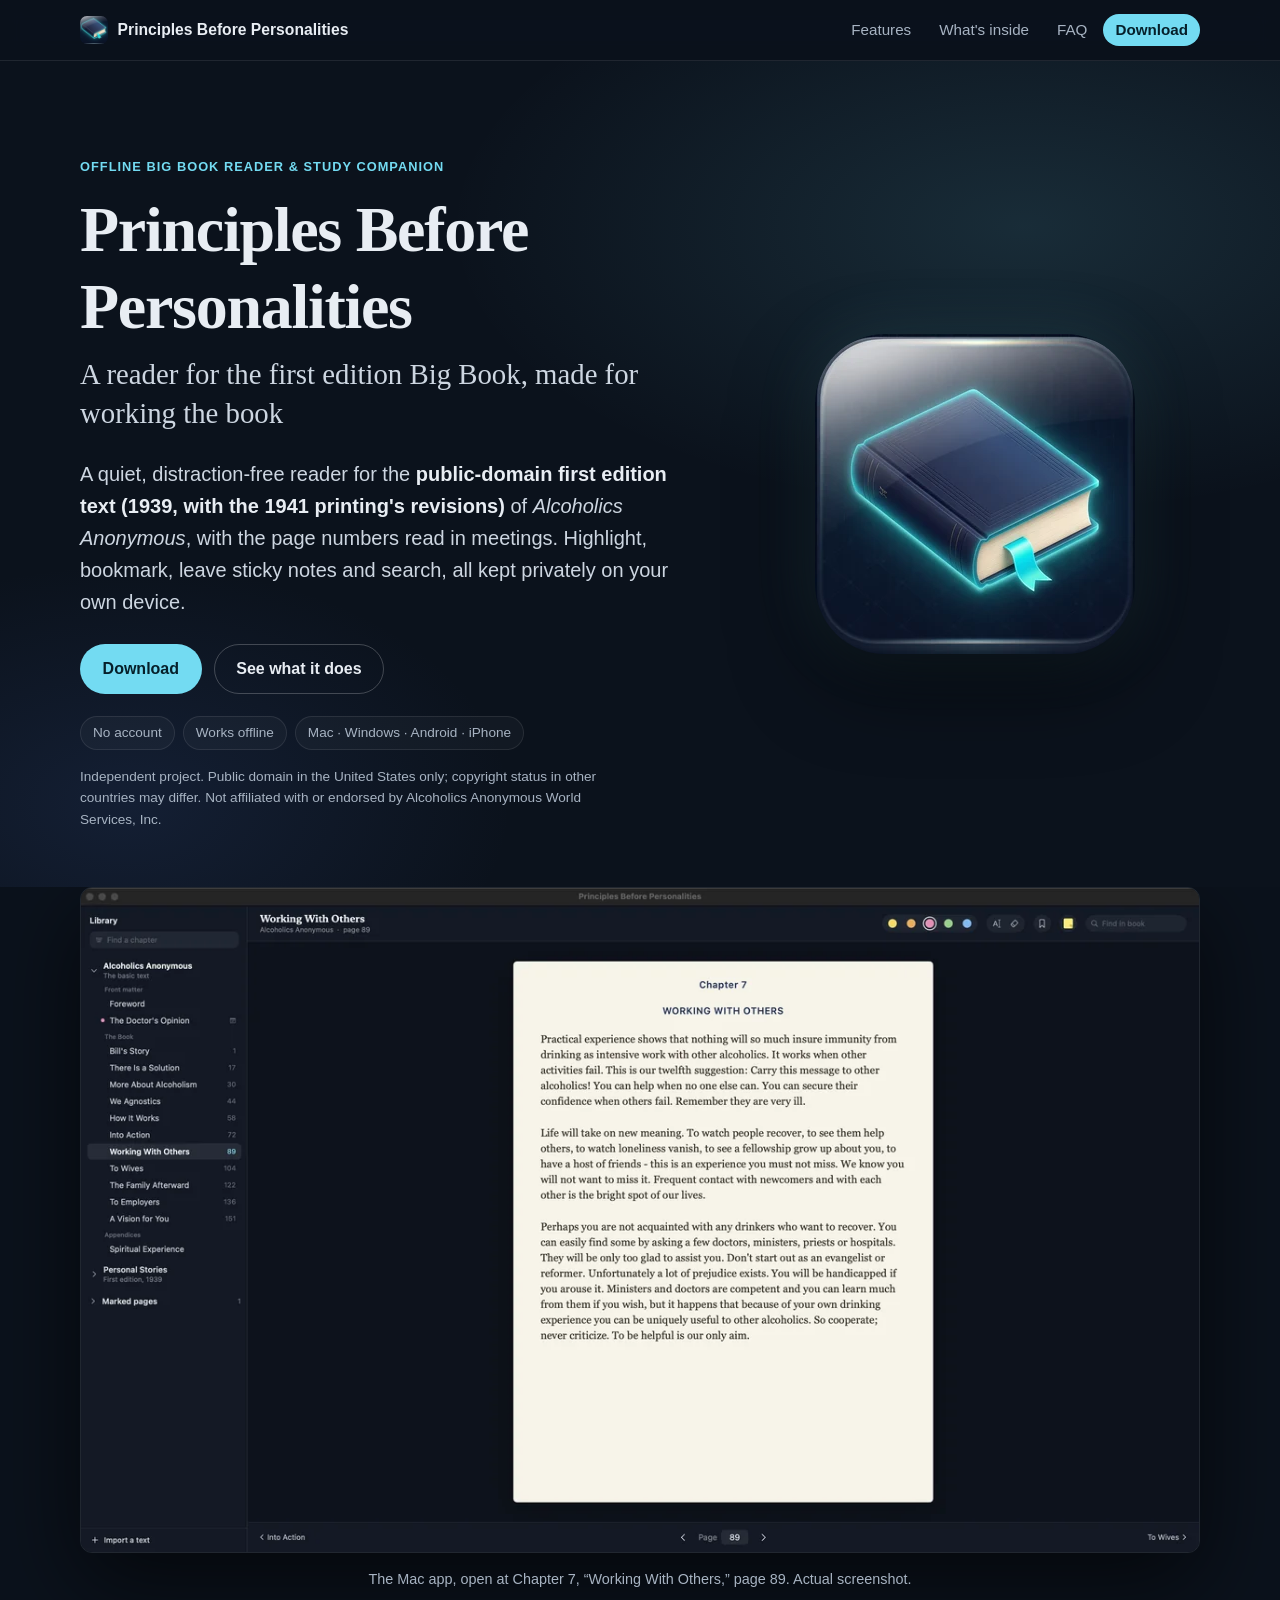
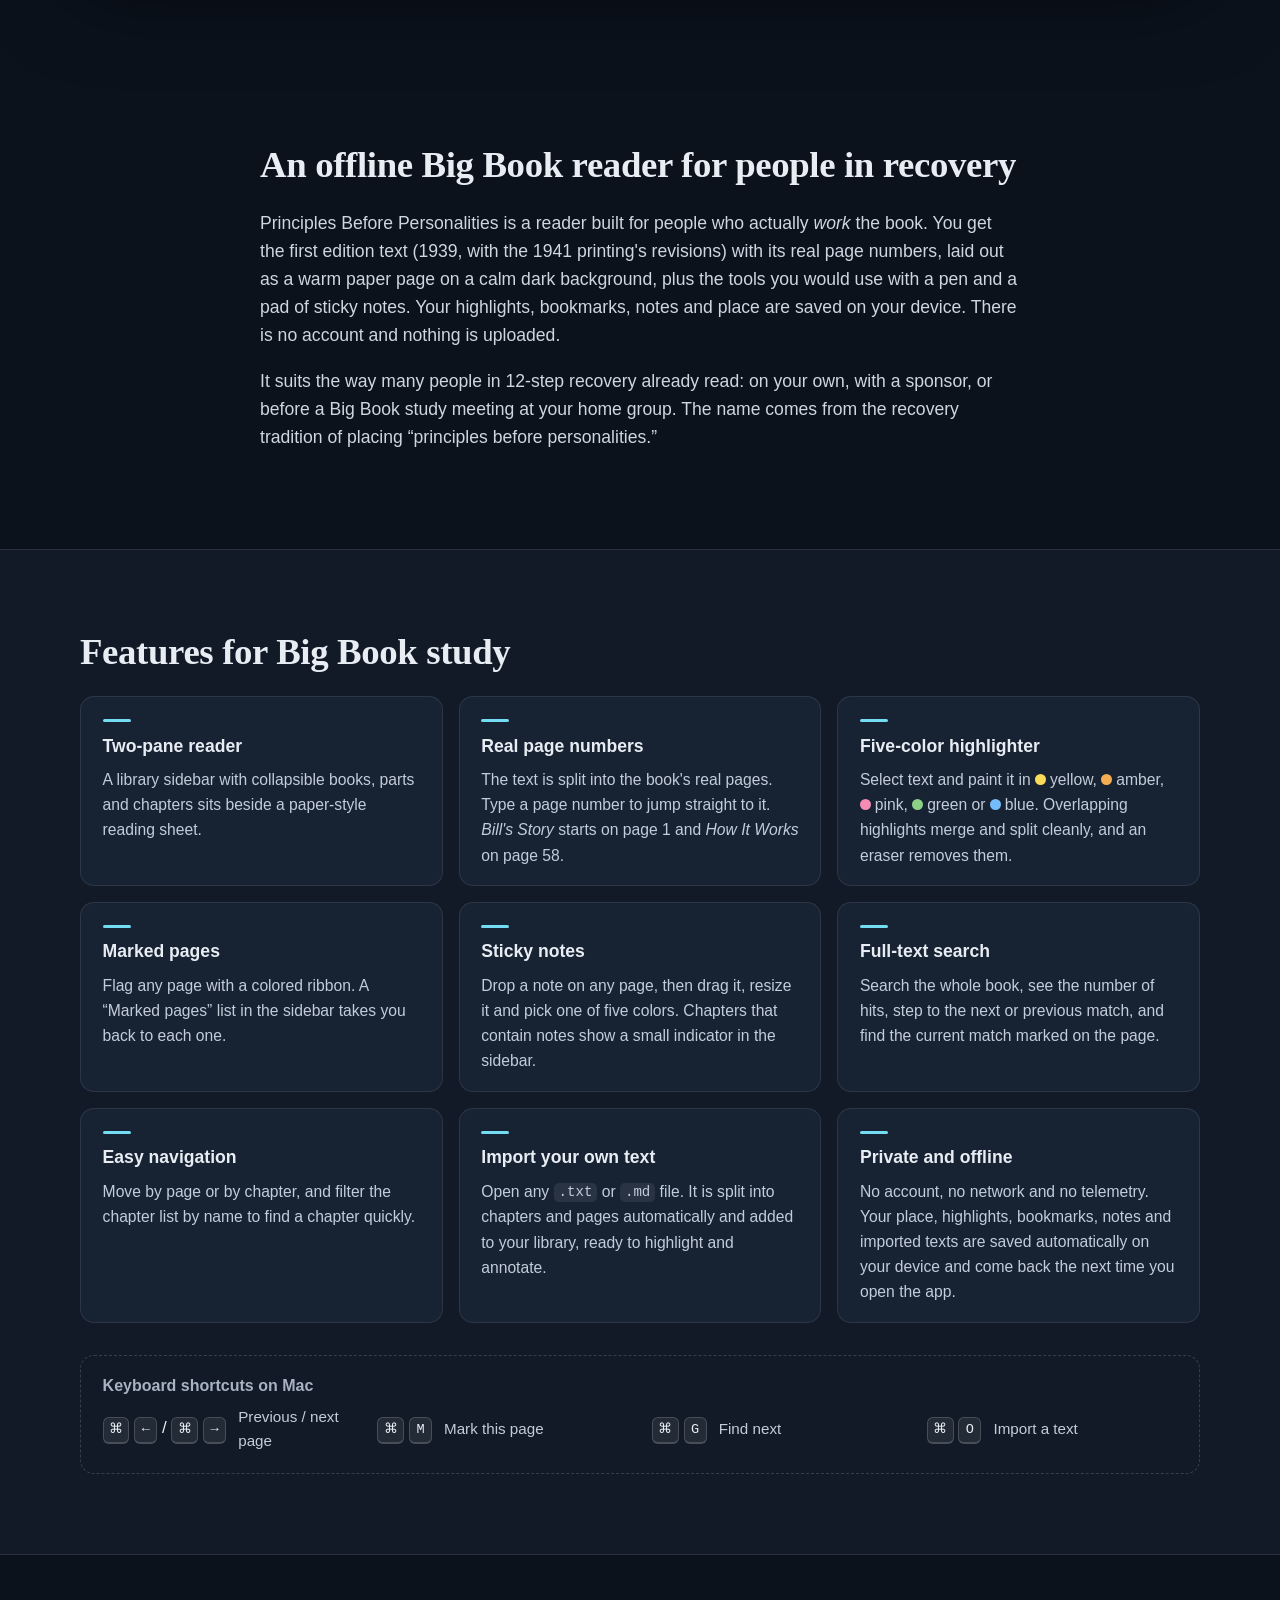
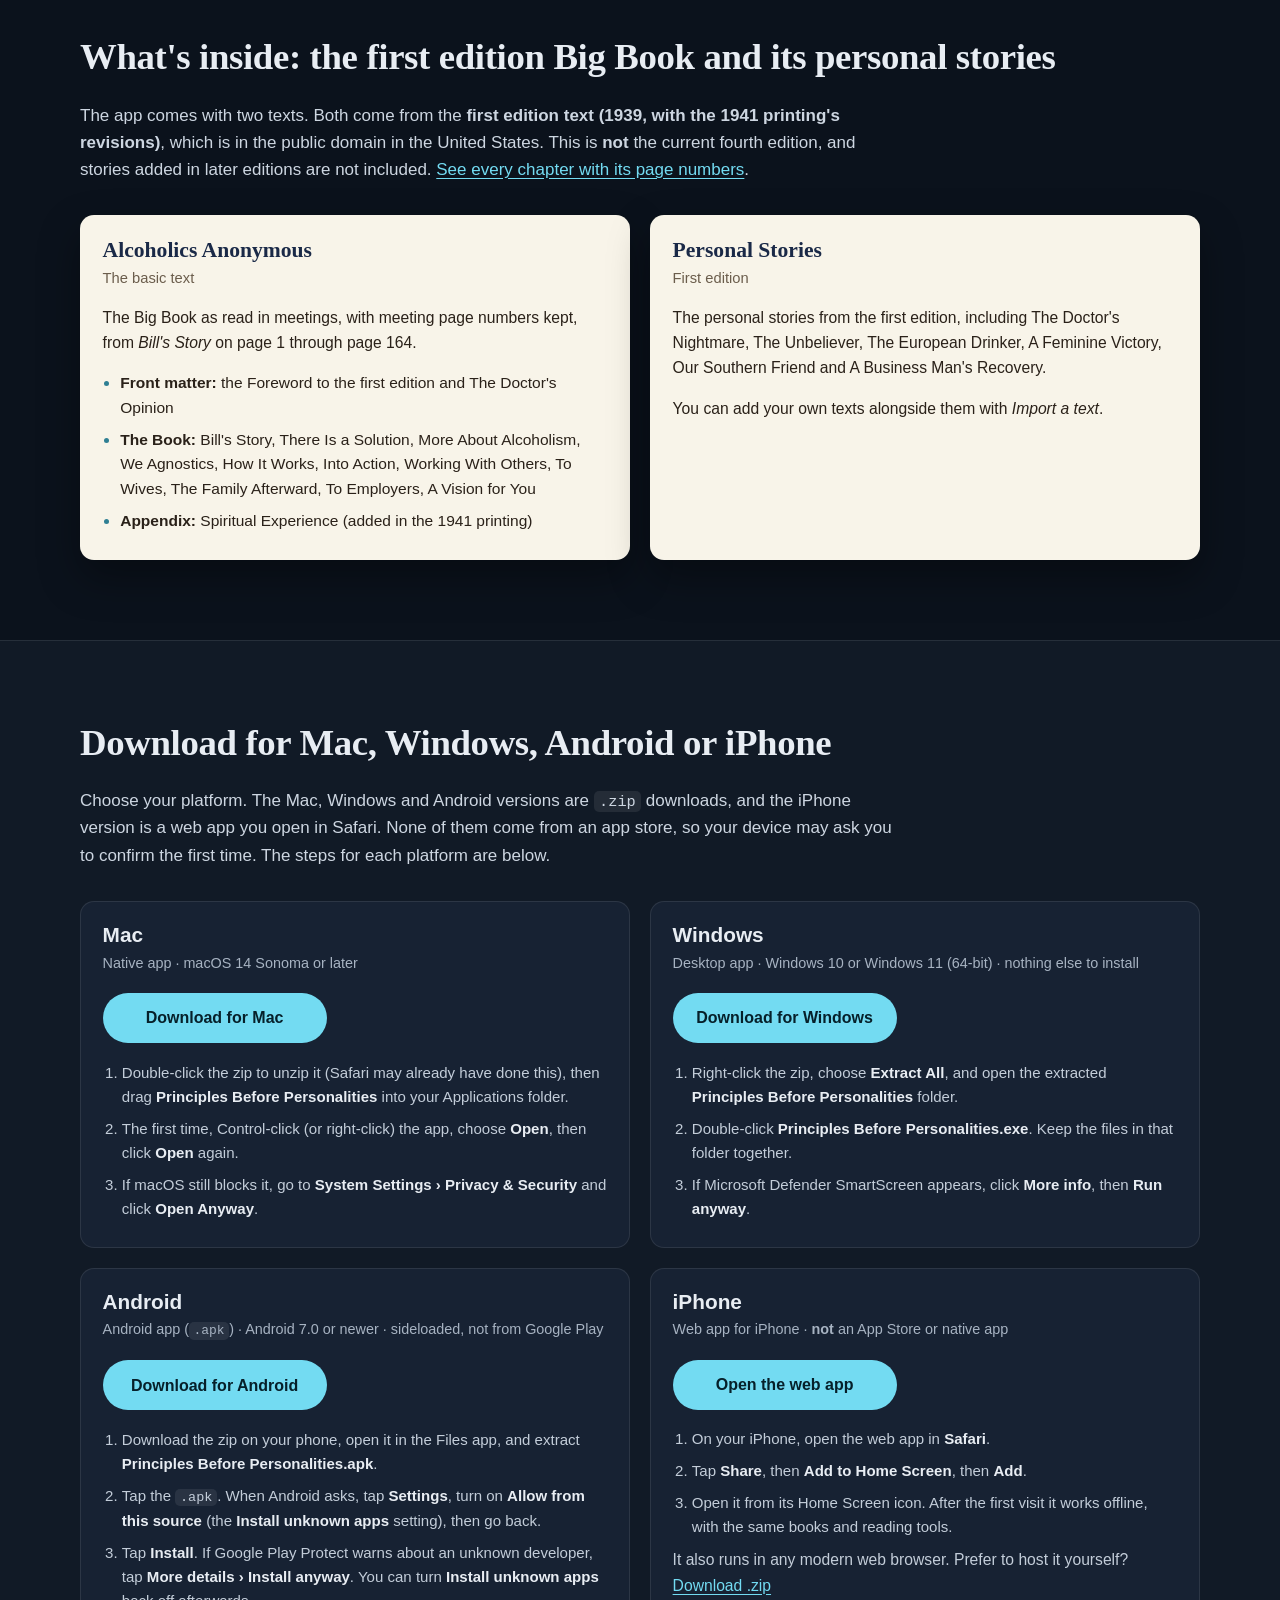
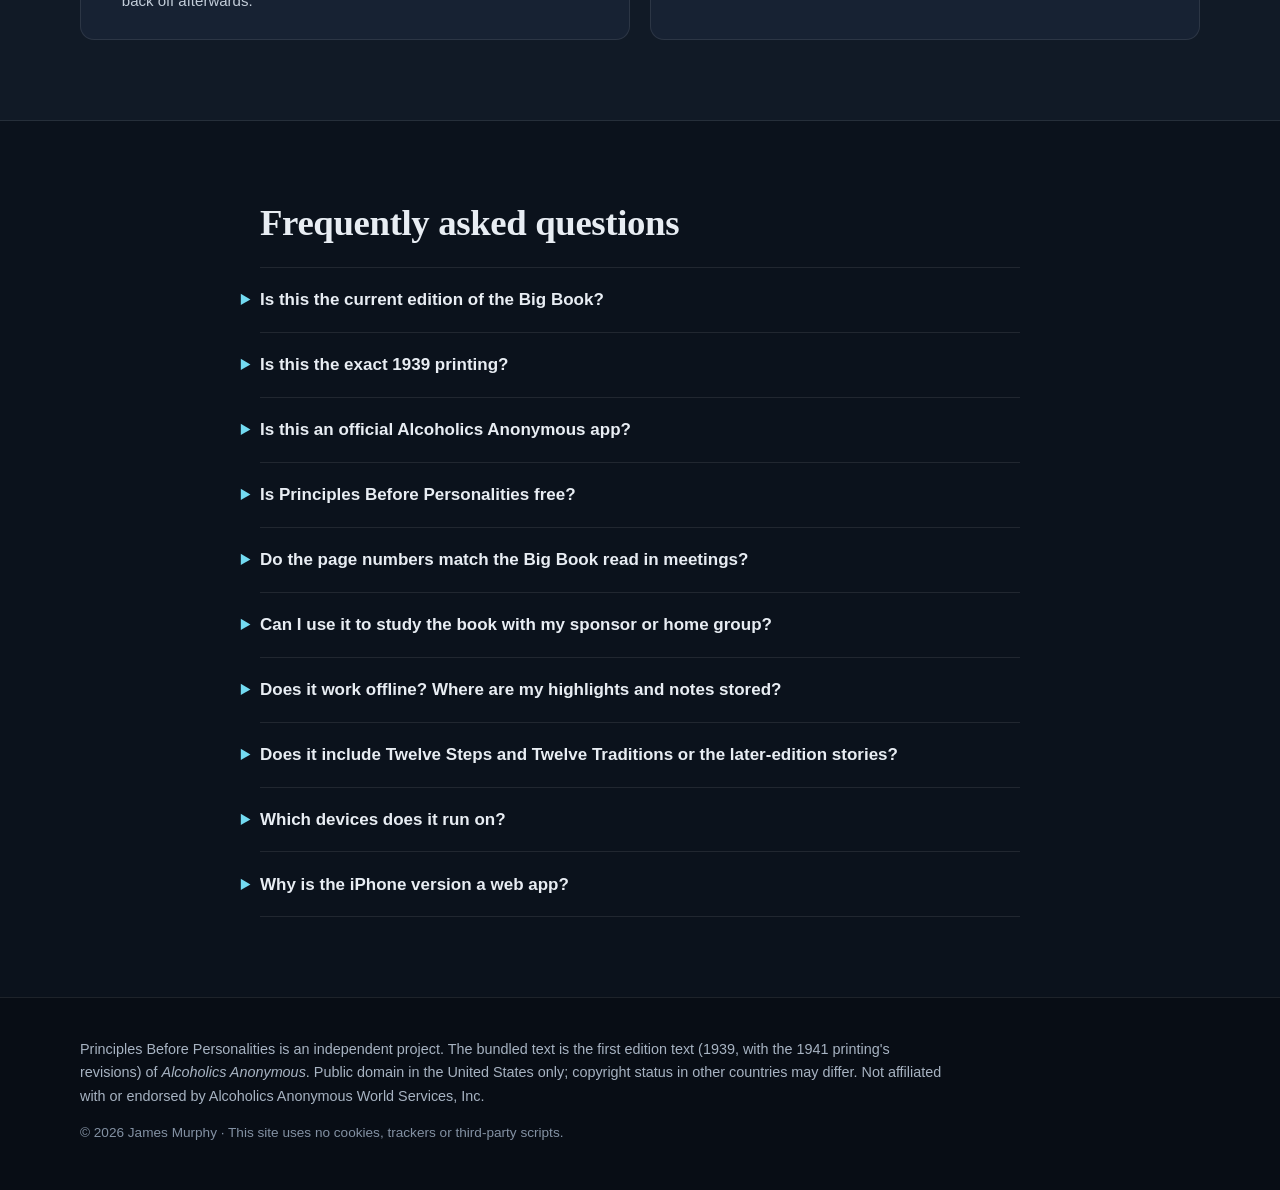
<file: site/index.html>
<!doctype html>
<html lang="en">
<head>
  <meta charset="utf-8">
  <meta name="viewport" content="width=device-width, initial-scale=1">
  <title>1939 Big Book (First Edition) Reader | Principles Before Personalities</title>
  <meta name="description" content="Free offline reader for the public-domain first edition Big Book (1939 text with 1941 revisions), with meeting page numbers, highlights, notes and search.">
  <meta name="theme-color" content="#0b121c">
  <meta name="color-scheme" content="dark">
  <!-- SEO: every absolute URL on this page uses the base https://principles-before-personalities.netlify.app/ . If the site moves, swap it everywhere (command in README.md). -->
  <meta name="google-site-verification" content="-f_mDHAdWEmJHZSYeyA91Dn1PT6R-1KQY51e3qOawNk">
  <link rel="canonical" href="https://principles-before-personalities.netlify.app/">

  <meta property="og:type" content="website">
  <meta property="og:site_name" content="Principles Before Personalities">
  <meta property="og:url" content="https://principles-before-personalities.netlify.app/">
  <meta property="og:title" content="Principles Before Personalities: 1939 Big Book (First Edition) Reader">
  <meta property="og:description" content="Read and study the public-domain first edition of the Big Book (1939 text with 1941 revisions) offline, with meeting page numbers. Highlight, bookmark, add sticky notes and search, all saved privately on your device.">
  <meta property="og:image" content="https://principles-before-personalities.netlify.app/assets/og-image.jpg">
  <meta property="og:image:width" content="1200">
  <meta property="og:image:height" content="630">
  <meta property="og:image:alt" content="The Principles Before Personalities reader on Mac, showing page 89 of the first edition Big Book text">
  <meta name="twitter:card" content="summary_large_image">
  <meta name="twitter:title" content="Principles Before Personalities: 1939 Big Book (First Edition) Reader">
  <meta name="twitter:description" content="Read and study the public-domain first edition of the Big Book (1939 text with 1941 revisions) offline, with meeting page numbers. Highlight, bookmark, add sticky notes and search, all saved privately on your device.">
  <meta name="twitter:image" content="https://principles-before-personalities.netlify.app/assets/og-image.jpg">
  <meta name="twitter:image:alt" content="The Principles Before Personalities reader on Mac, showing page 89 of the first edition Big Book text">
  <script type="application/ld+json">
{
  "@context": "https://schema.org",
  "@graph": [
    {
      "@type": "WebSite",
      "@id": "https://principles-before-personalities.netlify.app/#website",
      "url": "https://principles-before-personalities.netlify.app/",
      "name": "Principles Before Personalities",
      "inLanguage": "en"
    },
    {
      "@type": "SoftwareApplication",
      "@id": "https://principles-before-personalities.netlify.app/#app",
      "name": "Principles Before Personalities",
      "description": "Offline reader and study companion for the public-domain first edition of Alcoholics Anonymous (1939 text with 1941 revisions) and its personal stories, with meeting page numbers, highlighting, bookmarks, sticky notes and full-text search. Public domain in the United States only; copyright status in other countries may differ. Not affiliated with or endorsed by Alcoholics Anonymous World Services, Inc.",
      "applicationCategory": "ReferenceApplication",
      "softwareVersion": "1.0.1",
      "operatingSystem": "macOS 14 or later, Windows 10, Windows 11, Android, iOS (installable web app)",
      "url": "https://principles-before-personalities.netlify.app/",
      "image": "https://principles-before-personalities.netlify.app/assets/icon-512.png",
      "screenshot": "https://principles-before-personalities.netlify.app/assets/screenshot-reader-1200.jpg",
      "isAccessibleForFree": true,
      "offers": {
        "@type": "Offer",
        "price": "0",
        "priceCurrency": "USD"
      },
      "featureList": [
        "Real Big Book page numbers with jump-to-page",
        "Five-color highlighter with eraser",
        "Page bookmarks (marked pages)",
        "Sticky notes on any page",
        "Full-text search",
        "Import your own .txt or .md texts",
        "Works offline with no account; data stays on the device"
      ],
      "author": {
        "@type": "Person",
        "name": "James Murphy"
      }
    },
    {
      "@type": "FAQPage",
      "@id": "https://principles-before-personalities.netlify.app/#faq",
      "mainEntity": [
        {
          "@type": "Question",
          "name": "Is this the current edition of the Big Book?",
          "acceptedAnswer": {
            "@type": "Answer",
            "text": "No. The app contains the first edition text (1939, with the 1941 printing's revisions), which is in the public domain in the United States. It is not the current fourth edition, and stories added in later editions are not included."
          }
        },
        {
          "@type": "Question",
          "name": "Is this the exact 1939 printing?",
          "acceptedAnswer": {
            "@type": "Answer",
            "text": "Not word for word. The app contains the first edition text as revised in the 1941 printing: for example, Step 12 reads “spiritual awakening”, and the “Spiritual Experience” appendix added in that printing is included. That text is in the public domain in the United States. The page numbers are the ones read in meetings, not those of the April 1939 printing."
          }
        },
        {
          "@type": "Question",
          "name": "Is this an official Alcoholics Anonymous app?",
          "acceptedAnswer": {
            "@type": "Answer",
            "text": "No. Principles Before Personalities is an independent project. It is not affiliated with or endorsed by Alcoholics Anonymous World Services, Inc."
          }
        },
        {
          "@type": "Question",
          "name": "Is Principles Before Personalities free?",
          "acceptedAnswer": {
            "@type": "Answer",
            "text": "Yes. There is no price, no account and no subscription. The bundled text is in the public domain in the United States only; copyright status in other countries may differ. Choose your platform in the Download section of this page."
          }
        },
        {
          "@type": "Question",
          "name": "Do the page numbers match the Big Book read in meetings?",
          "acceptedAnswer": {
            "@type": "Answer",
            "text": "The app keeps the page numbers read in meetings: Bill's Story begins on page 1, How It Works on page 58, and the basic text runs through page 164. Type a page number to jump straight to that page."
          }
        },
        {
          "@type": "Question",
          "name": "Can I use it to study the book with my sponsor or home group?",
          "acceptedAnswer": {
            "@type": "Answer",
            "text": "You can use it the way you would use a paper copy: highlight passages, mark pages and leave sticky notes as you read, then bring what you marked to a meeting or to time with your sponsor. Your notes stay on your own device. The app has no sharing or group features."
          }
        },
        {
          "@type": "Question",
          "name": "Does it work offline? Where are my highlights and notes stored?",
          "acceptedAnswer": {
            "@type": "Answer",
            "text": "It works fully offline. The app has no account and doesn't need a network connection. Your highlights, bookmarks, notes and reading place are saved only on your own device, and nothing you read or write is uploaded."
          }
        },
        {
          "@type": "Question",
          "name": "Does it include Twelve Steps and Twelve Traditions or the later-edition stories?",
          "acceptedAnswer": {
            "@type": "Answer",
            "text": "No. The app includes only the two first-edition texts described on this page: the basic text (1939, with the 1941 printing's revisions) and the personal stories. You can add your own .txt or .md files with Import a text."
          }
        },
        {
          "@type": "Question",
          "name": "Which devices does it run on?",
          "acceptedAnswer": {
            "@type": "Answer",
            "text": "Mac (macOS 14 Sonoma or later), Windows 10 and Windows 11, Android (an installable .apk), and iPhone (an installable web app that you add to your Home Screen from Safari)."
          }
        },
        {
          "@type": "Question",
          "name": "Why is the iPhone version a web app?",
          "acceptedAnswer": {
            "@type": "Answer",
            "text": "Publishing a native app on the App Store requires Apple's paid Developer Program, so the iPhone version is an installable web app that you add to your Home Screen from Safari. It is not a native App Store app."
          }
        }
      ]
    }
  ]
}
  </script>

  <link rel="icon" href="favicon.ico" sizes="any">
  <link rel="icon" type="image/png" sizes="32x32" href="favicon-32.png">
  <link rel="icon" type="image/png" sizes="16x16" href="favicon-16.png">
  <link rel="apple-touch-icon" href="apple-touch-icon.png">
  <link rel="stylesheet" href="styles.css">
</head>
<body>
  <a class="skip" href="#main">Skip to content</a>

  <header class="site-header">
    <div class="wrap header-inner">
      <a class="brand" href="#top" aria-label="Principles Before Personalities, back to top">
        <img src="assets/icon-64.png" width="28" height="28" alt="">
        <span>Principles Before Personalities</span>
      </a>
      <nav aria-label="Primary">
        <ul>
          <li><a href="#features">Features</a></li>
          <li><a href="#inside">What's inside</a></li>
          <li><a href="#faq">FAQ</a></li>
          <li><a class="nav-cta" href="#download">Download</a></li>
        </ul>
      </nav>
    </div>
  </header>

  <main id="main">
    <section class="hero" id="top" aria-labelledby="hero-title">
      <div class="wrap hero-inner">
        <div class="hero-copy">
          <p class="eyebrow">Offline Big Book reader &amp; study companion</p>
          <h1 id="hero-title">Principles Before Personalities <span class="h1-sub">A reader for the first edition Big Book, made for working the book</span></h1>
          <p class="lede">A quiet, distraction-free reader for the <strong>public-domain first edition text (1939, with the 1941 printing's revisions)</strong> of <cite>Alcoholics Anonymous</cite>, with the page numbers read in meetings. Highlight, bookmark, leave sticky notes and search, all kept privately on your own device.</p>
          <div class="cta-row">
            <a class="btn btn-primary" href="#download">Download</a>
            <a class="btn btn-ghost" href="#features">See what it does</a>
          </div>
          <ul class="chips" aria-label="At a glance">
            <li>No account</li>
            <li>Works offline</li>
            <li>Mac · Windows · Android · iPhone</li>
          </ul>
          <p class="hero-note">Independent project. Public domain in the United States only; copyright status in other countries may differ. Not affiliated with or endorsed by Alcoholics Anonymous World Services, Inc.</p>
        </div>
        <div class="hero-art">
          <picture>
            <source srcset="assets/icon-320.webp" type="image/webp">
            <img src="assets/icon-320.png" width="320" height="320" alt="Principles Before Personalities app icon: a navy book with a glowing cyan bookmark ribbon">
          </picture>
        </div>
      </div>
    </section>

    <section class="shot" aria-label="Screenshot">
      <div class="wrap">
        <figure>
          <picture>
            <source type="image/webp" srcset="assets/screenshot-reader-800.webp 800w, assets/screenshot-reader-1200.webp 1200w, assets/screenshot-reader-2000.webp 2000w" sizes="(min-width: 1180px) 1100px, 94vw">
            <img src="assets/screenshot-reader-1200.jpg" srcset="assets/screenshot-reader-800.jpg 800w, assets/screenshot-reader-1200.jpg 1200w, assets/screenshot-reader-2000.jpg 2000w" sizes="(min-width: 1180px) 1100px, 94vw" width="1200" height="713" alt="Screenshot of the Mac app. A library sidebar lists the chapters of Alcoholics Anonymous with their page numbers. The reading sheet shows Chapter 7, Working With Others, on page 89, with a highlighter color tray, bookmark and sticky-note buttons and a find-in-book field in the toolbar, and page navigation at the bottom." decoding="async" fetchpriority="high">
          </picture>
          <figcaption>The Mac app, open at Chapter 7, “Working With Others,” page 89. Actual screenshot.</figcaption>
        </figure>
      </div>
    </section>

    <section class="section" id="about" aria-labelledby="about-title">
      <div class="wrap narrow">
        <h2 id="about-title">An offline Big Book reader for people in recovery</h2>
        <p>Principles Before Personalities is a reader built for people who actually <em>work</em> the book. You get the first edition text (1939, with the 1941 printing's revisions) with its real page numbers, laid out as a warm paper page on a calm dark background, plus the tools you would use with a pen and a pad of sticky notes. Your highlights, bookmarks, notes and place are saved on your device. There is no account and nothing is uploaded.</p>
        <p>It suits the way many people in 12-step recovery already read: on your own, with a sponsor, or before a Big Book study meeting at your home group. The name comes from the recovery tradition of placing “principles before personalities.”</p>
      </div>
    </section>

    <section class="section section-alt" id="features" aria-labelledby="features-title">
      <div class="wrap">
        <h2 id="features-title">Features for Big Book study</h2>
        <ul class="grid features">
          <li class="card">
            <h3>Two-pane reader</h3>
            <p>A library sidebar with collapsible books, parts and chapters sits beside a paper-style reading sheet.</p>
          </li>
          <li class="card">
            <h3>Real page numbers</h3>
            <p>The text is split into the book's real pages. Type a page number to jump straight to it. <i>Bill's Story</i> starts on page 1 and <i>How It Works</i> on page 58.</p>
          </li>
          <li class="card">
            <h3>Five-color highlighter</h3>
            <p>Select text and paint it in <span class="sw sw-yellow"></span>yellow, <span class="sw sw-amber"></span>amber, <span class="sw sw-pink"></span>pink, <span class="sw sw-green"></span>green or <span class="sw sw-blue"></span>blue. Overlapping highlights merge and split cleanly, and an eraser removes them.</p>
          </li>
          <li class="card">
            <h3>Marked pages</h3>
            <p>Flag any page with a colored ribbon. A “Marked pages” list in the sidebar takes you back to each one.</p>
          </li>
          <li class="card">
            <h3>Sticky notes</h3>
            <p>Drop a note on any page, then drag it, resize it and pick one of five colors. Chapters that contain notes show a small indicator in the sidebar.</p>
          </li>
          <li class="card">
            <h3>Full-text search</h3>
            <p>Search the whole book, see the number of hits, step to the next or previous match, and find the current match marked on the page.</p>
          </li>
          <li class="card">
            <h3>Easy navigation</h3>
            <p>Move by page or by chapter, and filter the chapter list by name to find a chapter quickly.</p>
          </li>
          <li class="card">
            <h3>Import your own text</h3>
            <p>Open any <code>.txt</code> or <code>.md</code> file. It is split into chapters and pages automatically and added to your library, ready to highlight and annotate.</p>
          </li>
          <li class="card">
            <h3>Private and offline</h3>
            <p>No account, no network and no telemetry. Your place, highlights, bookmarks, notes and imported texts are saved automatically on your device and come back the next time you open the app.</p>
          </li>
        </ul>

        <div class="shortcuts">
          <h3>Keyboard shortcuts on Mac</h3>
          <dl>
            <div><dt><kbd>⌘</kbd> <kbd>←</kbd> / <kbd>⌘</kbd> <kbd>→</kbd></dt><dd>Previous / next page</dd></div>
            <div><dt><kbd>⌘</kbd> <kbd>M</kbd></dt><dd>Mark this page</dd></div>
            <div><dt><kbd>⌘</kbd> <kbd>G</kbd></dt><dd>Find next</dd></div>
            <div><dt><kbd>⌘</kbd> <kbd>O</kbd></dt><dd>Import a text</dd></div>
          </dl>
        </div>
      </div>
    </section>

    <section class="section" id="inside" aria-labelledby="inside-title">
      <div class="wrap">
        <h2 id="inside-title">What's inside: the first edition Big Book and its personal stories</h2>
        <p class="section-lede">The app comes with two texts. Both come from the <strong>first edition text (1939, with the 1941 printing's revisions)</strong>, which is in the public domain in the United States. This is <strong>not</strong> the current fourth edition, and stories added in later editions are not included. <a href="big-book-chapters/">See every chapter with its page numbers</a>.</p>
        <div class="grid two">
          <article class="card paper">
            <h3><cite>Alcoholics Anonymous</cite></h3>
            <p class="sub">The basic text</p>
            <p>The Big Book as read in meetings, with meeting page numbers kept, from <i>Bill's Story</i> on page 1 through page 164.</p>
            <ul class="ticks">
              <li><strong>Front matter:</strong> the Foreword to the first edition and The Doctor's Opinion</li>
              <li><strong>The Book:</strong> Bill's Story, There Is a Solution, More About Alcoholism, We Agnostics, How It Works, Into Action, Working With Others, To Wives, The Family Afterward, To Employers, A Vision for You</li>
              <li><strong>Appendix:</strong> Spiritual Experience (added in the 1941 printing)</li>
            </ul>
          </article>
          <article class="card paper">
            <h3>Personal Stories</h3>
            <p class="sub">First edition</p>
            <p>The personal stories from the first edition, including The Doctor's Nightmare, The Unbeliever, The European Drinker, A Feminine Victory, Our Southern Friend and A Business Man's Recovery.</p>
            <p>You can add your own texts alongside them with <em>Import a text</em>.</p>
          </article>
        </div>
      </div>
    </section>

    <section class="section section-alt" id="download" aria-labelledby="download-title">
      <div class="wrap">
        <h2 id="download-title">Download for Mac, Windows, Android or iPhone</h2>
        <p class="section-lede">Choose your platform. The Mac, Windows and Android versions are <code>.zip</code> downloads, and the iPhone version is a web app you open in Safari. None of them come from an app store, so your device may ask you to confirm the first time. The steps for each platform are below.</p>
        <div class="grid downloads">
          <article class="card dl" aria-labelledby="dl-mac">
            <h3 id="dl-mac">Mac</h3>
            <p class="req">Native app · macOS 14 Sonoma or later</p>
            <a class="btn btn-primary" href="downloads/Principles-Before-Personalities-Mac.zip" download>Download for Mac</a>
            <ol>
              <li>Double-click the zip to unzip it (Safari may already have done this), then drag <b>Principles Before Personalities</b> into your Applications folder.</li>
              <li>The first time, Control-click (or right-click) the app, choose <b>Open</b>, then click <b>Open</b> again.</li>
              <li>If macOS still blocks it, go to <b>System Settings › Privacy &amp; Security</b> and click <b>Open Anyway</b>.</li>
            </ol>
          </article>
          <article class="card dl" aria-labelledby="dl-win">
            <h3 id="dl-win">Windows</h3>
            <p class="req">Desktop app · Windows 10 or Windows 11 (64-bit) · nothing else to install</p>
            <a class="btn btn-primary" href="downloads/Principles-Before-Personalities-Windows.zip" download>Download for Windows</a>
            <ol>
              <li>Right-click the zip, choose <b>Extract All</b>, and open the extracted <b>Principles Before Personalities</b> folder.</li>
              <li>Double-click <b>Principles Before Personalities.exe</b>. Keep the files in that folder together.</li>
              <li>If Microsoft Defender SmartScreen appears, click <b>More info</b>, then <b>Run anyway</b>.</li>
            </ol>
          </article>
          <article class="card dl" aria-labelledby="dl-android">
            <h3 id="dl-android">Android</h3>
            <p class="req">Android app (<code>.apk</code>) · Android 7.0 or newer · sideloaded, not from Google Play</p>
            <a class="btn btn-primary" href="downloads/Principles-Before-Personalities-Android.zip" download>Download for Android</a>
            <ol>
              <li>Download the zip on your phone, open it in the Files app, and extract <b>Principles Before Personalities.apk</b>.</li>
              <li>Tap the <code>.apk</code>. When Android asks, tap <b>Settings</b>, turn on <b>Allow from this source</b> (the <b>Install unknown apps</b> setting), then go back.</li>
              <li>Tap <b>Install</b>. If Google Play Protect warns about an unknown developer, tap <b>More details › Install anyway</b>. You can turn <b>Install unknown apps</b> back off afterwards.</li>
            </ol>
          </article>
          <article class="card dl" aria-labelledby="dl-iphone">
            <h3 id="dl-iphone">iPhone</h3>
            <p class="req">Web app for iPhone · <strong>not</strong> an App Store or native app</p>
            <a class="btn btn-primary" href="iphone/">Open the web app</a>
            <ol>
              <li>On your iPhone, open the web app in <b>Safari</b>.</li>
              <li>Tap <b>Share</b>, then <b>Add to Home Screen</b>, then <b>Add</b>.</li>
              <li>Open it from its Home Screen icon. After the first visit it works offline, with the same books and reading tools.</li>
            </ol>
            <p>It also runs in any modern web browser. Prefer to host it yourself? <a href="downloads/Principles-Before-Personalities-iPhone.zip" download>Download .zip</a></p>
          </article>
        </div>
      </div>
    </section>

    <section class="section" id="faq" aria-labelledby="faq-title">
      <div class="wrap narrow">
        <h2 id="faq-title">Frequently asked questions</h2>
        <details>
          <summary>Is this the current edition of the Big Book?</summary>
          <p>No. The app contains the first edition text (1939, with the 1941 printing's revisions), which is in the public domain in the United States. It is not the current fourth edition, and stories added in later editions are not included.</p>
        </details>
        <details>
          <summary>Is this the exact 1939 printing?</summary>
          <p>Not word for word. The app contains the first edition text as revised in the 1941 printing: for example, Step 12 reads “spiritual awakening”, and the “Spiritual Experience” appendix added in that printing is included. That text is in the public domain in the United States. The page numbers are the ones read in meetings, not those of the April 1939 printing.</p>
        </details>
        <details>
          <summary>Is this an official Alcoholics Anonymous app?</summary>
          <p>No. Principles Before Personalities is an independent project. It is not affiliated with or endorsed by Alcoholics Anonymous World Services, Inc.</p>
        </details>
        <details>
          <summary>Is Principles Before Personalities free?</summary>
          <p>Yes. There is no price, no account and no subscription. The bundled text is in the public domain in the United States only; copyright status in other countries may differ. Choose your platform in the Download section of this page.</p>
        </details>
        <details>
          <summary>Do the page numbers match the Big Book read in meetings?</summary>
          <p>The app keeps the page numbers read in meetings: Bill's Story begins on page 1, How It Works on page 58, and the basic text runs through page 164. Type a page number to jump straight to that page.</p>
        </details>
        <details>
          <summary>Can I use it to study the book with my sponsor or home group?</summary>
          <p>You can use it the way you would use a paper copy: highlight passages, mark pages and leave sticky notes as you read, then bring what you marked to a meeting or to time with your sponsor. Your notes stay on your own device. The app has no sharing or group features.</p>
        </details>
        <details>
          <summary>Does it work offline? Where are my highlights and notes stored?</summary>
          <p>It works fully offline. The app has no account and doesn't need a network connection. Your highlights, bookmarks, notes and reading place are saved only on your own device, and nothing you read or write is uploaded.</p>
        </details>
        <details>
          <summary>Does it include Twelve Steps and Twelve Traditions or the later-edition stories?</summary>
          <p>No. The app includes only the two first-edition texts described on this page: the basic text (1939, with the 1941 printing's revisions) and the personal stories. You can add your own .txt or .md files with Import a text.</p>
        </details>
        <details>
          <summary>Which devices does it run on?</summary>
          <p>Mac (macOS 14 Sonoma or later), Windows 10 and Windows 11, Android (an installable .apk), and iPhone (an installable web app that you add to your Home Screen from Safari).</p>
        </details>
        <details>
          <summary>Why is the iPhone version a web app?</summary>
          <p>Publishing a native app on the App Store requires Apple's paid Developer Program, so the iPhone version is an installable web app that you add to your Home Screen from Safari. It is not a native App Store app.</p>
        </details>
      </div>
    </section>
  </main>

  <footer class="site-footer">
    <div class="wrap">
      <p class="disclaimer">Principles Before Personalities is an independent project. The bundled text is the first edition text (1939, with the 1941 printing's revisions) of <cite>Alcoholics Anonymous</cite>. Public domain in the United States only; copyright status in other countries may differ. Not affiliated with or endorsed by Alcoholics Anonymous World Services, Inc.</p>
      <p class="fine">© 2026 James Murphy · This site uses no cookies, trackers or third-party scripts.</p>
    </div>
  </footer>
</body>
</html>
</file>
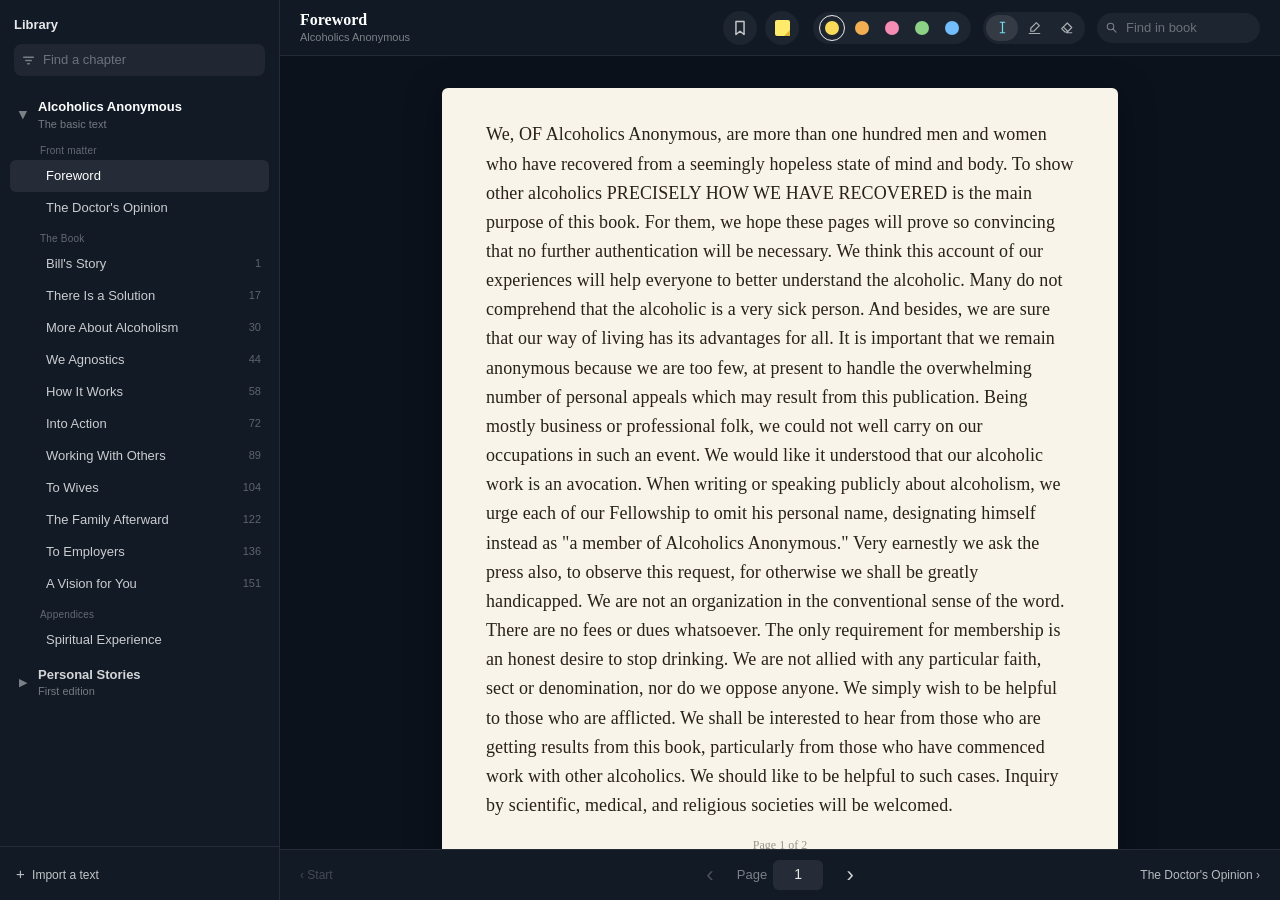
<file: web/index.html>
<!doctype html>
<html lang="en">
<head>
<meta charset="utf-8">
<meta name="viewport" content="width=device-width, initial-scale=1, viewport-fit=cover">
<title>Principles Before Personalities</title>
<meta name="description" content="Offline reader and study companion for the public-domain first edition of Alcoholics Anonymous (1939 text with 1941 revisions) and its personal stories.">
<meta name="theme-color" content="#0b121c">
<meta name="color-scheme" content="dark">
<meta name="mobile-web-app-capable" content="yes">
<meta name="apple-mobile-web-app-capable" content="yes">
<meta name="apple-mobile-web-app-status-bar-style" content="black-translucent">
<meta name="apple-mobile-web-app-title" content="Principles">
<meta name="format-detection" content="telephone=no">
<link rel="manifest" href="manifest.webmanifest">
<link rel="icon" type="image/png" sizes="192x192" href="icons/icon-192.png">
<link rel="apple-touch-icon" sizes="180x180" href="icons/apple-touch-icon.png">
<link rel="stylesheet" href="styles.css">
</head>
<body>
<div id="app" class="app">
  <aside id="sidebar" class="sidebar" aria-label="Library">
    <div class="side-head">
      <div class="side-title-row">
        <span class="side-title">Library</span>
        <button id="closeSidebar" class="icon-btn only-mobile" aria-label="Close library">&#x2715;</button>
      </div>
      <label class="filter">
        <svg viewBox="0 0 16 16" aria-hidden="true"><path d="M2 4h12M4.5 8h7M7 12h2" stroke="currentColor" stroke-width="1.6" stroke-linecap="round" fill="none"/></svg>
        <input id="chapterFilter" type="search" placeholder="Find a chapter" autocomplete="off" spellcheck="false">
      </label>
    </div>
    <nav id="libraryList" class="library-list"></nav>
    <div class="side-foot">
      <button id="importBtn" class="import-btn" type="button"><span aria-hidden="true">+</span> Import a text</button>
      <input id="importFile" type="file" accept=".txt,.md,.markdown,text/plain,text/markdown" hidden>
      <div id="status" class="status" role="status" aria-live="polite"></div>
    </div>
  </aside>
  <div id="scrim" class="scrim" hidden></div>

  <main class="reader">
    <header class="toolbar">
      <div class="tb-row tb-main">
        <button id="openSidebar" class="icon-btn only-mobile" aria-label="Open library">
          <svg viewBox="0 0 20 20" aria-hidden="true"><path d="M3 5h14M3 10h14M3 15h14" stroke="currentColor" stroke-width="1.8" stroke-linecap="round"/></svg>
        </button>
        <div class="titles">
          <div id="chapterTitle" class="chapter-title">Principles Before Personalities</div>
          <div id="whereLine" class="where-line"></div>
        </div>
        <div class="tb-actions">
          <button id="markBtn" class="round-btn" title="Mark this page (Ctrl/⌘ M)" aria-label="Mark this page">
            <svg viewBox="0 0 20 20" aria-hidden="true"><path id="markIcon" d="M5.5 2.8h9v14.4L10 13.6l-4.5 3.6z" stroke="currentColor" stroke-width="1.6" stroke-linejoin="round" fill="none"/></svg>
          </button>
          <button id="noteBtn" class="round-btn" title="Add a sticky note to this page" aria-label="Add a sticky note">
            <span class="sticky-icon" aria-hidden="true"></span>
          </button>
          <button id="searchToggle" class="round-btn only-mobile" aria-label="Find in book">
            <svg viewBox="0 0 20 20" aria-hidden="true"><circle cx="8.5" cy="8.5" r="5" stroke="currentColor" stroke-width="1.7" fill="none"/><path d="M12.3 12.3 17 17" stroke="currentColor" stroke-width="1.7" stroke-linecap="round"/></svg>
          </button>
        </div>
      </div>
      <div class="tb-row tb-tools">
        <div id="penTray" class="pen-tray" role="group" aria-label="Highlighter colors"></div>
        <div class="tool-capsule" role="group" aria-label="Tools">
          <button class="tool-btn" data-tool="select" title="Select text, then pick a color" aria-label="Select tool">
            <svg viewBox="0 0 20 20" aria-hidden="true"><path d="M7 3h6M7 17h6M10 3v14" stroke="currentColor" stroke-width="1.6" stroke-linecap="round"/></svg>
          </button>
          <button class="tool-btn" data-tool="marker" title="Marker: paint the selection with the current color" aria-label="Marker tool">
            <svg viewBox="0 0 20 20" aria-hidden="true"><path d="m12.5 3.5 4 4-7.5 7.5H5v-4z" stroke="currentColor" stroke-width="1.6" stroke-linejoin="round" fill="none"/><path d="M3 18h14" stroke="currentColor" stroke-width="1.6" stroke-linecap="round"/></svg>
          </button>
          <button class="tool-btn" data-tool="eraser" title="Eraser: remove highlights from the selection" aria-label="Eraser tool">
            <svg viewBox="0 0 20 20" aria-hidden="true"><path d="m8 16 -4.5-4.5 7.5-7.5 6 6-6 6z M6 9.5l5.5 5.5" stroke="currentColor" stroke-width="1.6" stroke-linejoin="round" fill="none"/><path d="M10 17h7" stroke="currentColor" stroke-width="1.6" stroke-linecap="round"/></svg>
          </button>
        </div>
        <div id="searchBox" class="search-box">
          <svg viewBox="0 0 20 20" aria-hidden="true"><circle cx="8.5" cy="8.5" r="5" stroke="currentColor" stroke-width="1.7" fill="none"/><path d="M12.3 12.3 17 17" stroke="currentColor" stroke-width="1.7" stroke-linecap="round"/></svg>
          <input id="searchInput" type="search" placeholder="Find in book" autocomplete="off" spellcheck="false" enterkeyhint="search">
          <span id="searchCount" class="search-count"></span>
          <button id="searchPrev" class="mini-btn" aria-label="Previous match">&#x2303;</button>
          <button id="searchNext" class="mini-btn flip" aria-label="Next match">&#x2303;</button>
        </div>
      </div>
    </header>

    <section id="well" class="well">
      <div id="sheetWrap" class="sheet-wrap">
        <article id="sheet" class="sheet">
          <div id="ribbon" class="ribbon" hidden></div>
          <div id="pageText" class="page-text"></div>
          <div id="pageFoot" class="page-foot"></div>
          <div id="noteLayer" class="note-layer"></div>
        </article>
      </div>
    </section>

    <div id="selBar" class="sel-bar" hidden>
      <span class="sel-label">Highlight</span>
      <div id="selPens" class="sel-pens"></div>
      <button id="selErase" class="mini-btn wide" aria-label="Erase highlight">Erase</button>
    </div>

    <footer class="navbar">
      <button id="prevChapter" class="chapter-jump left"></button>
      <div class="page-nav">
        <button id="prevPage" class="icon-btn" aria-label="Previous page">&#x2039;</button>
        <label class="page-jump"><span>Page</span>
          <input id="pageJump" type="text" inputmode="numeric" autocomplete="off" aria-label="Jump to page">
        </label>
        <button id="nextPage" class="icon-btn" aria-label="Next page">&#x203A;</button>
      </div>
      <button id="nextChapter" class="chapter-jump right"></button>
    </footer>
  </main>
</div>
<noscript><p style="color:#fff;padding:2em">This reader needs JavaScript enabled.</p></noscript>
<script src="library-data.js"></script>
<script src="app.js"></script>
</body>
</html>
</file>
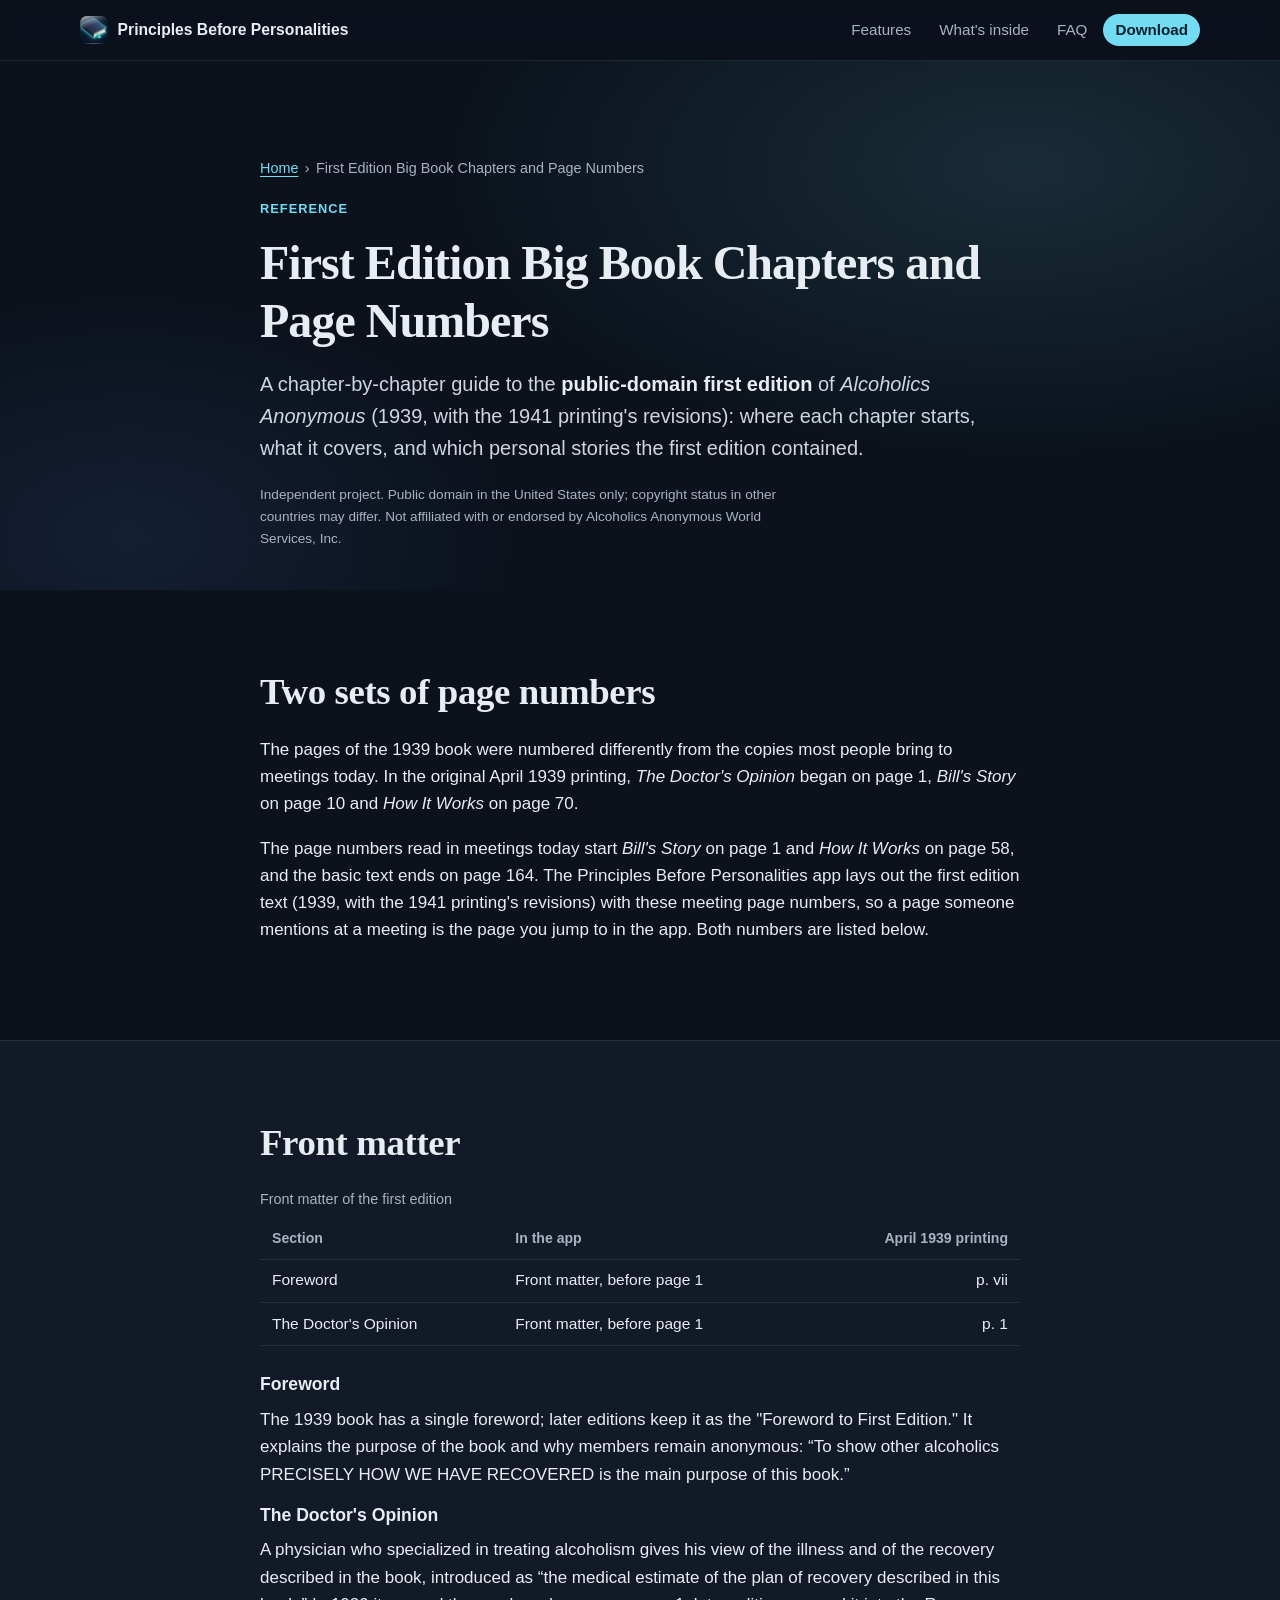
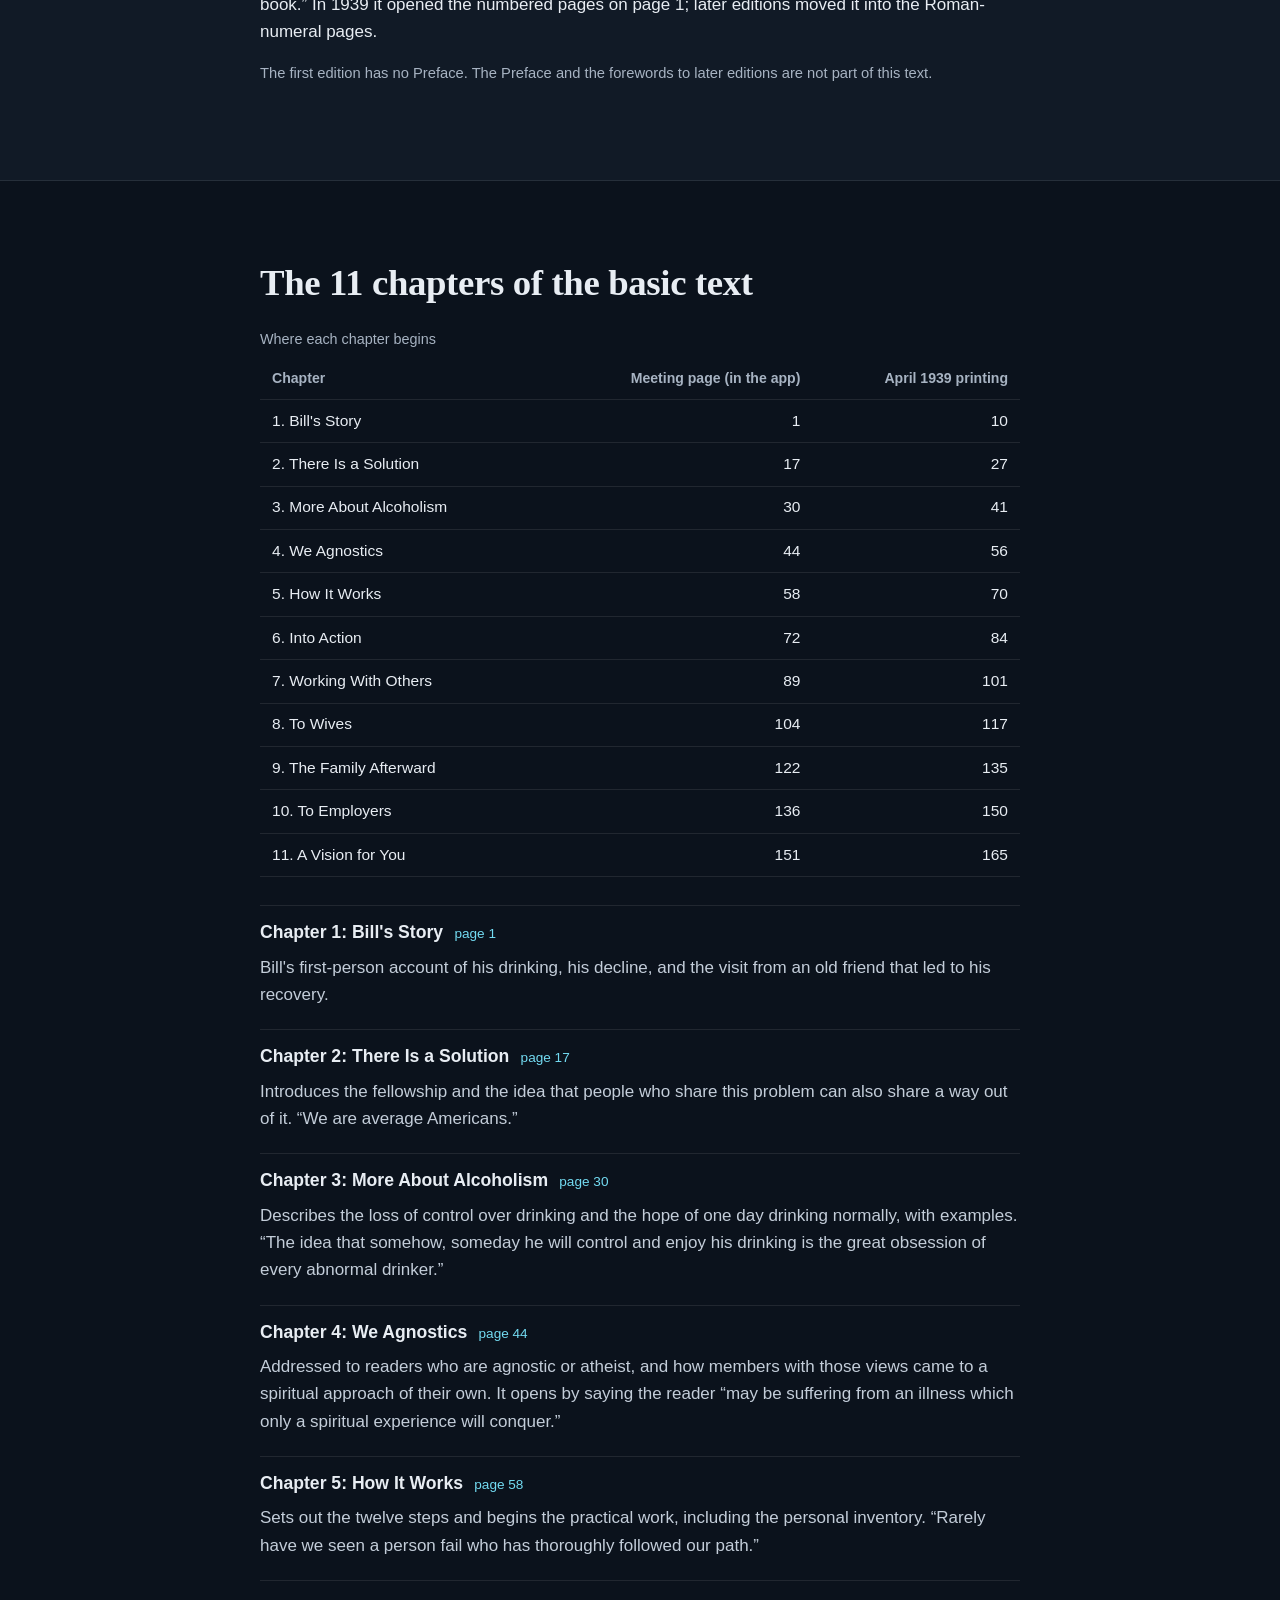
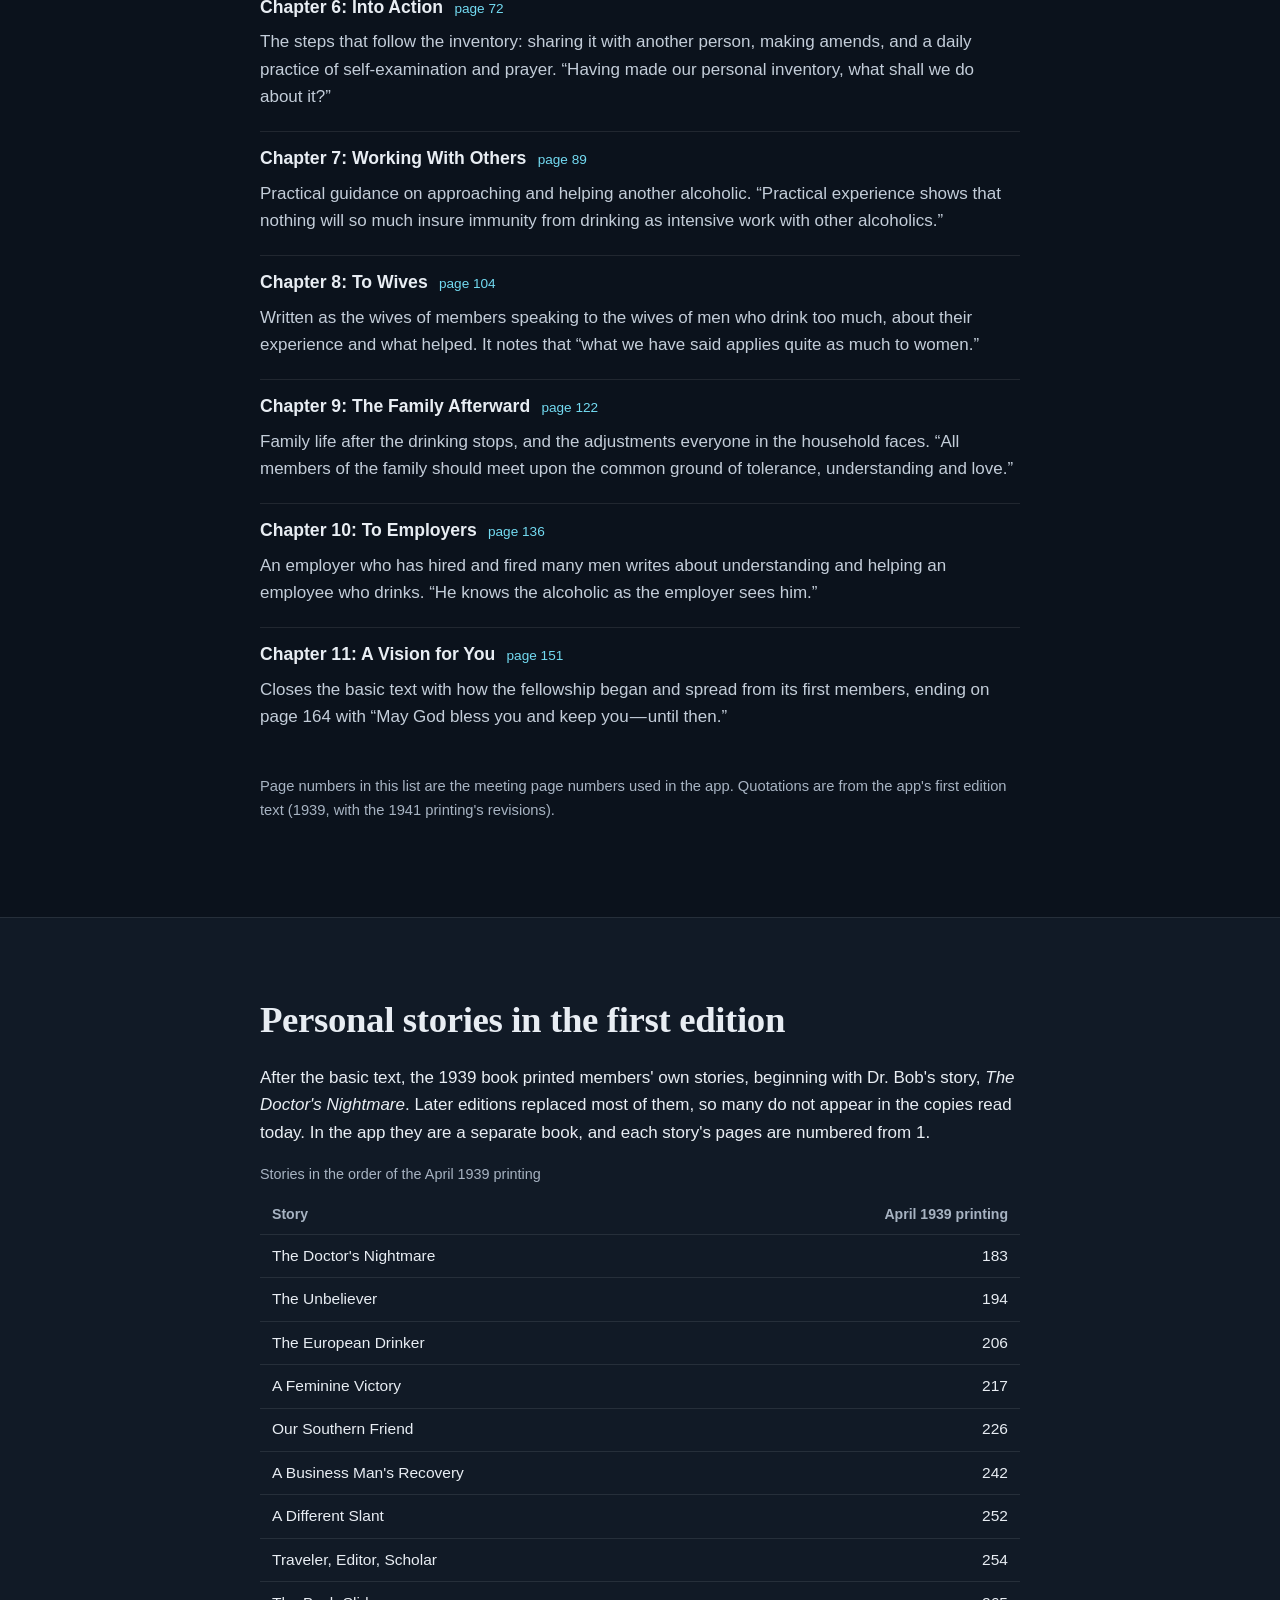
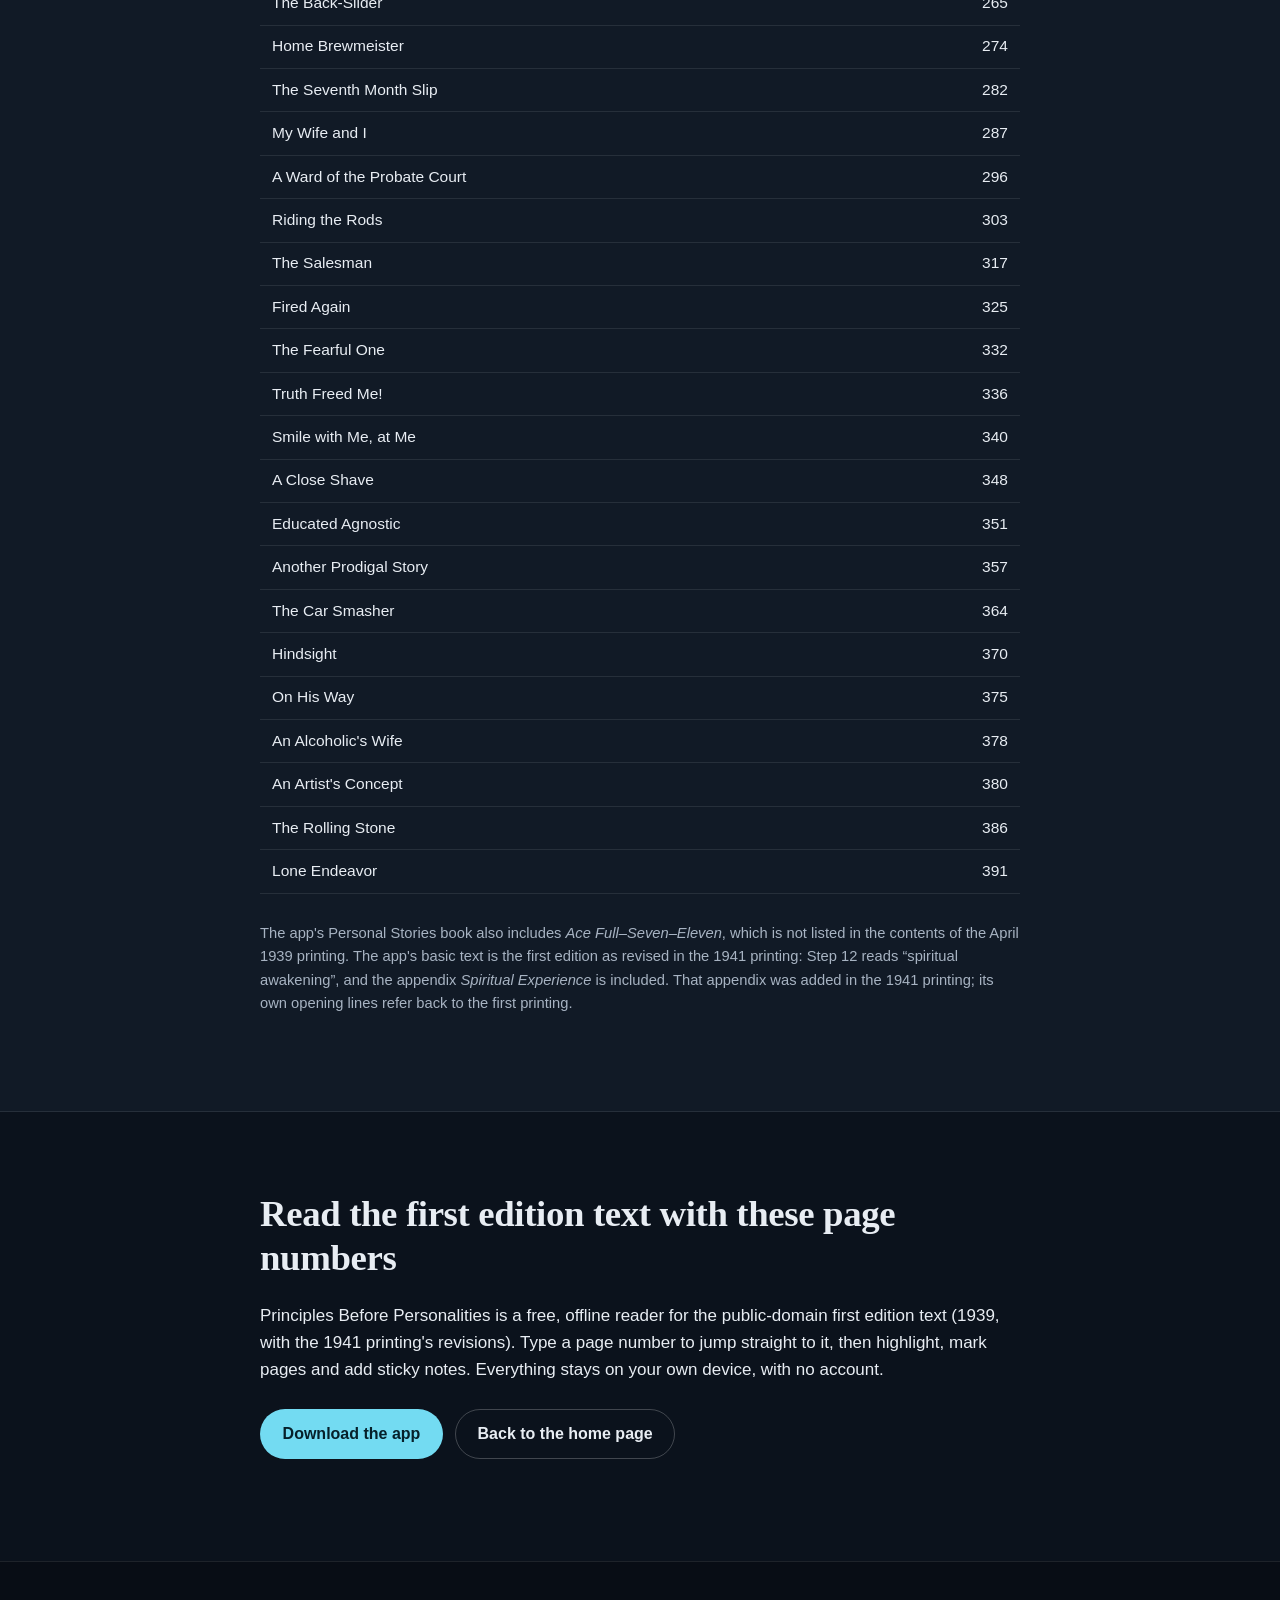
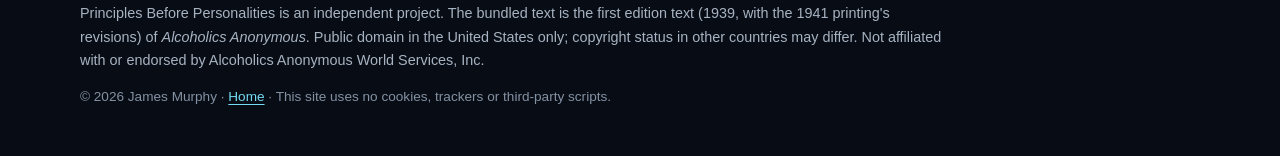
<file: site/big-book-chapters/index.html>
<!doctype html>
<html lang="en">
<head>
  <meta charset="utf-8">
  <meta name="viewport" content="width=device-width, initial-scale=1">
  <title>1939 Big Book (First Edition) Chapters | Principles Before Personalities</title>
  <meta name="description" content="Chapters of the public-domain first edition Big Book (1939 text with 1941 revisions), with meeting and April 1939 page numbers, summaries and the stories.">
  <meta name="theme-color" content="#0b121c">
  <meta name="color-scheme" content="dark">
  <link rel="canonical" href="https://principles-before-personalities.netlify.app/big-book-chapters/">

  <meta property="og:type" content="article">
  <meta property="og:site_name" content="Principles Before Personalities">
  <meta property="og:url" content="https://principles-before-personalities.netlify.app/big-book-chapters/">
  <meta property="og:title" content="1939 Big Book (First Edition) Chapters">
  <meta property="og:description" content="Every chapter of the public-domain first edition Big Book (1939 text with 1941 revisions) with its page numbers and a short description, plus the first edition personal stories.">
  <meta property="og:image" content="https://principles-before-personalities.netlify.app/assets/og-image.jpg">
  <meta property="og:image:width" content="1200">
  <meta property="og:image:height" content="630">
  <meta property="og:image:alt" content="The Principles Before Personalities reader on Mac, showing page 89 of the first edition Big Book text">
  <meta name="twitter:card" content="summary_large_image">
  <meta name="twitter:title" content="1939 Big Book (First Edition) Chapters">
  <meta name="twitter:description" content="Every chapter of the public-domain first edition Big Book (1939 text with 1941 revisions) with its page numbers and a short description, plus the first edition personal stories.">
  <meta name="twitter:image" content="https://principles-before-personalities.netlify.app/assets/og-image.jpg">
  <meta name="twitter:image:alt" content="The Principles Before Personalities reader on Mac, showing page 89 of the first edition Big Book text">
  <script type="application/ld+json">
{
  "@context": "https://schema.org",
  "@graph": [
    {
      "@type": "WebPage",
      "@id": "https://principles-before-personalities.netlify.app/big-book-chapters/#webpage",
      "url": "https://principles-before-personalities.netlify.app/big-book-chapters/",
      "name": "First Edition Big Book Chapters and Page Numbers",
      "description": "The chapters of the public-domain first edition of Alcoholics Anonymous (the Big Book; 1939 text with 1941 revisions), with meeting page numbers, original April 1939 page numbers and a short description of each chapter. Public domain in the United States only; copyright status in other countries may differ. Not affiliated with or endorsed by Alcoholics Anonymous World Services, Inc.",
      "inLanguage": "en",
      "isPartOf": { "@id": "https://principles-before-personalities.netlify.app/#website" },
      "breadcrumb": { "@id": "https://principles-before-personalities.netlify.app/big-book-chapters/#breadcrumb" }
    },
    {
      "@type": "BreadcrumbList",
      "@id": "https://principles-before-personalities.netlify.app/big-book-chapters/#breadcrumb",
      "itemListElement": [
        {
          "@type": "ListItem",
          "position": 1,
          "name": "Home",
          "item": "https://principles-before-personalities.netlify.app/"
        },
        {
          "@type": "ListItem",
          "position": 2,
          "name": "First Edition Big Book Chapters and Page Numbers",
          "item": "https://principles-before-personalities.netlify.app/big-book-chapters/"
        }
      ]
    }
  ]
}
  </script>

  <link rel="icon" href="../favicon.ico" sizes="any">
  <link rel="icon" type="image/png" sizes="32x32" href="../favicon-32.png">
  <link rel="icon" type="image/png" sizes="16x16" href="../favicon-16.png">
  <link rel="apple-touch-icon" href="../apple-touch-icon.png">
  <link rel="stylesheet" href="../styles.css">
</head>
<body>
  <a class="skip" href="#main">Skip to content</a>

  <header class="site-header">
    <div class="wrap header-inner">
      <a class="brand" href="../" aria-label="Principles Before Personalities, home page">
        <img src="../assets/icon-64.png" width="28" height="28" alt="">
        <span>Principles Before Personalities</span>
      </a>
      <nav aria-label="Primary">
        <ul>
          <li><a href="../#features">Features</a></li>
          <li><a href="../#inside">What's inside</a></li>
          <li><a href="../#faq">FAQ</a></li>
          <li><a class="nav-cta" href="../#download">Download</a></li>
        </ul>
      </nav>
    </div>
  </header>

  <main id="main">
    <section class="hero page-intro" aria-labelledby="page-title">
      <div class="wrap narrow">
        <nav class="breadcrumb" aria-label="Breadcrumb">
          <ol>
            <li><a href="../">Home</a></li>
            <li aria-current="page">First Edition Big Book Chapters and Page Numbers</li>
          </ol>
        </nav>
        <p class="eyebrow">Reference</p>
        <h1 id="page-title">First Edition Big Book Chapters and Page Numbers</h1>
        <p class="lede">A chapter-by-chapter guide to the <strong>public-domain first edition</strong> of <cite>Alcoholics Anonymous</cite> (1939, with the 1941 printing's revisions): where each chapter starts, what it covers, and which personal stories the first edition contained.</p>
        <p class="hero-note">Independent project. Public domain in the United States only; copyright status in other countries may differ. Not affiliated with or endorsed by Alcoholics Anonymous World Services, Inc.</p>
      </div>
    </section>

    <section class="section" id="numbering" aria-labelledby="numbering-title">
      <div class="wrap narrow">
        <h2 id="numbering-title">Two sets of page numbers</h2>
        <p>The pages of the 1939 book were numbered differently from the copies most people bring to meetings today. In the original April 1939 printing, <i>The Doctor's Opinion</i> began on page 1, <i>Bill's Story</i> on page 10 and <i>How It Works</i> on page 70.</p>
        <p>The page numbers read in meetings today start <i>Bill's Story</i> on page 1 and <i>How It Works</i> on page 58, and the basic text ends on page 164. The Principles Before Personalities app lays out the first edition text (1939, with the 1941 printing's revisions) with these meeting page numbers, so a page someone mentions at a meeting is the page you jump to in the app. Both numbers are listed below.</p>
      </div>
    </section>

    <section class="section section-alt" id="front-matter" aria-labelledby="front-title">
      <div class="wrap narrow">
        <h2 id="front-title">Front matter</h2>
        <div class="page-table-wrap">
          <table class="page-table">
            <caption>Front matter of the first edition</caption>
            <thead>
              <tr><th scope="col">Section</th><th scope="col">In the app</th><th scope="col" class="num">April 1939 printing</th></tr>
            </thead>
            <tbody>
              <tr><td>Foreword</td><td>Front matter, before page 1</td><td class="num">p. vii</td></tr>
              <tr><td>The Doctor's Opinion</td><td>Front matter, before page 1</td><td class="num">p. 1</td></tr>
            </tbody>
          </table>
        </div>
        <h3>Foreword</h3>
        <p>The 1939 book has a single foreword; later editions keep it as the "Foreword to First Edition." It explains the purpose of the book and why members remain anonymous: <q>To show other alcoholics PRECISELY HOW WE HAVE RECOVERED is the main purpose of this book.</q></p>
        <h3>The Doctor's Opinion</h3>
        <p>A physician who specialized in treating alcoholism gives his view of the illness and of the recovery described in the book, introduced as <q>the medical estimate of the plan of recovery described in this book.</q> In 1939 it opened the numbered pages on page 1; later editions moved it into the Roman-numeral pages.</p>
        <p class="note">The first edition has no Preface. The Preface and the forewords to later editions are not part of this text.</p>
      </div>
    </section>

    <section class="section" id="chapters" aria-labelledby="chapters-title">
      <div class="wrap narrow">
        <h2 id="chapters-title">The 11 chapters of the basic text</h2>
        <div class="page-table-wrap">
          <table class="page-table">
            <caption>Where each chapter begins</caption>
            <thead>
              <tr><th scope="col">Chapter</th><th scope="col" class="num">Meeting page (in the app)</th><th scope="col" class="num">April 1939 printing</th></tr>
            </thead>
            <tbody>
              <tr><td>1. Bill's Story</td><td class="num">1</td><td class="num">10</td></tr>
              <tr><td>2. There Is a Solution</td><td class="num">17</td><td class="num">27</td></tr>
              <tr><td>3. More About Alcoholism</td><td class="num">30</td><td class="num">41</td></tr>
              <tr><td>4. We Agnostics</td><td class="num">44</td><td class="num">56</td></tr>
              <tr><td>5. How It Works</td><td class="num">58</td><td class="num">70</td></tr>
              <tr><td>6. Into Action</td><td class="num">72</td><td class="num">84</td></tr>
              <tr><td>7. Working With Others</td><td class="num">89</td><td class="num">101</td></tr>
              <tr><td>8. To Wives</td><td class="num">104</td><td class="num">117</td></tr>
              <tr><td>9. The Family Afterward</td><td class="num">122</td><td class="num">135</td></tr>
              <tr><td>10. To Employers</td><td class="num">136</td><td class="num">150</td></tr>
              <tr><td>11. A Vision for You</td><td class="num">151</td><td class="num">165</td></tr>
            </tbody>
          </table>
        </div>

        <ol class="chapter-notes">
          <li>
            <h3>Chapter 1: Bill's Story <span class="pages">page 1</span></h3>
            <p>Bill's first-person account of his drinking, his decline, and the visit from an old friend that led to his recovery.</p>
          </li>
          <li>
            <h3>Chapter 2: There Is a Solution <span class="pages">page 17</span></h3>
            <p>Introduces the fellowship and the idea that people who share this problem can also share a way out of it. <q>We are average Americans.</q></p>
          </li>
          <li>
            <h3>Chapter 3: More About Alcoholism <span class="pages">page 30</span></h3>
            <p>Describes the loss of control over drinking and the hope of one day drinking normally, with examples. <q>The idea that somehow, someday he will control and enjoy his drinking is the great obsession of every abnormal drinker.</q></p>
          </li>
          <li>
            <h3>Chapter 4: We Agnostics <span class="pages">page 44</span></h3>
            <p>Addressed to readers who are agnostic or atheist, and how members with those views came to a spiritual approach of their own. It opens by saying the reader <q>may be suffering from an illness which only a spiritual experience will conquer.</q></p>
          </li>
          <li>
            <h3>Chapter 5: How It Works <span class="pages">page 58</span></h3>
            <p>Sets out the twelve steps and begins the practical work, including the personal inventory. <q>Rarely have we seen a person fail who has thoroughly followed our path.</q></p>
          </li>
          <li>
            <h3>Chapter 6: Into Action <span class="pages">page 72</span></h3>
            <p>The steps that follow the inventory: sharing it with another person, making amends, and a daily practice of self-examination and prayer. <q>Having made our personal inventory, what shall we do about it?</q></p>
          </li>
          <li>
            <h3>Chapter 7: Working With Others <span class="pages">page 89</span></h3>
            <p>Practical guidance on approaching and helping another alcoholic. <q>Practical experience shows that nothing will so much insure immunity from drinking as intensive work with other alcoholics.</q></p>
          </li>
          <li>
            <h3>Chapter 8: To Wives <span class="pages">page 104</span></h3>
            <p>Written as the wives of members speaking to the wives of men who drink too much, about their experience and what helped. It notes that <q>what we have said applies quite as much to women.</q></p>
          </li>
          <li>
            <h3>Chapter 9: The Family Afterward <span class="pages">page 122</span></h3>
            <p>Family life after the drinking stops, and the adjustments everyone in the household faces. <q>All members of the family should meet upon the common ground of tolerance, understanding and love.</q></p>
          </li>
          <li>
            <h3>Chapter 10: To Employers <span class="pages">page 136</span></h3>
            <p>An employer who has hired and fired many men writes about understanding and helping an employee who drinks. <q>He knows the alcoholic as the employer sees him.</q></p>
          </li>
          <li>
            <h3>Chapter 11: A Vision for You <span class="pages">page 151</span></h3>
            <p>Closes the basic text with how the fellowship began and spread from its first members, ending on page 164 with <q>May God bless you and keep you&#8202;&mdash;&#8202;until then.</q></p>
          </li>
        </ol>
        <p class="note">Page numbers in this list are the meeting page numbers used in the app. Quotations are from the app's first edition text (1939, with the 1941 printing's revisions).</p>
      </div>
    </section>

    <section class="section section-alt" id="stories" aria-labelledby="stories-title">
      <div class="wrap narrow">
        <h2 id="stories-title">Personal stories in the first edition</h2>
        <p>After the basic text, the 1939 book printed members' own stories, beginning with Dr. Bob's story, <i>The Doctor's Nightmare</i>. Later editions replaced most of them, so many do not appear in the copies read today. In the app they are a separate book, and each story's pages are numbered from 1.</p>
        <div class="page-table-wrap">
          <table class="page-table">
            <caption>Stories in the order of the April 1939 printing</caption>
            <thead>
              <tr><th scope="col">Story</th><th scope="col" class="num">April 1939 printing</th></tr>
            </thead>
            <tbody>
              <tr><td>The Doctor's Nightmare</td><td class="num">183</td></tr>
              <tr><td>The Unbeliever</td><td class="num">194</td></tr>
              <tr><td>The European Drinker</td><td class="num">206</td></tr>
              <tr><td>A Feminine Victory</td><td class="num">217</td></tr>
              <tr><td>Our Southern Friend</td><td class="num">226</td></tr>
              <tr><td>A Business Man's Recovery</td><td class="num">242</td></tr>
              <tr><td>A Different Slant</td><td class="num">252</td></tr>
              <tr><td>Traveler, Editor, Scholar</td><td class="num">254</td></tr>
              <tr><td>The Back-Slider</td><td class="num">265</td></tr>
              <tr><td>Home Brewmeister</td><td class="num">274</td></tr>
              <tr><td>The Seventh Month Slip</td><td class="num">282</td></tr>
              <tr><td>My Wife and I</td><td class="num">287</td></tr>
              <tr><td>A Ward of the Probate Court</td><td class="num">296</td></tr>
              <tr><td>Riding the Rods</td><td class="num">303</td></tr>
              <tr><td>The Salesman</td><td class="num">317</td></tr>
              <tr><td>Fired Again</td><td class="num">325</td></tr>
              <tr><td>The Fearful One</td><td class="num">332</td></tr>
              <tr><td>Truth Freed Me!</td><td class="num">336</td></tr>
              <tr><td>Smile with Me, at Me</td><td class="num">340</td></tr>
              <tr><td>A Close Shave</td><td class="num">348</td></tr>
              <tr><td>Educated Agnostic</td><td class="num">351</td></tr>
              <tr><td>Another Prodigal Story</td><td class="num">357</td></tr>
              <tr><td>The Car Smasher</td><td class="num">364</td></tr>
              <tr><td>Hindsight</td><td class="num">370</td></tr>
              <tr><td>On His Way</td><td class="num">375</td></tr>
              <tr><td>An Alcoholic's Wife</td><td class="num">378</td></tr>
              <tr><td>An Artist's Concept</td><td class="num">380</td></tr>
              <tr><td>The Rolling Stone</td><td class="num">386</td></tr>
              <tr><td>Lone Endeavor</td><td class="num">391</td></tr>
            </tbody>
          </table>
        </div>
        <p class="note">The app's Personal Stories book also includes <i>Ace Full&ndash;Seven&ndash;Eleven</i>, which is not listed in the contents of the April 1939 printing. The app's basic text is the first edition as revised in the 1941 printing: Step 12 reads <q>spiritual awakening</q>, and the appendix <i>Spiritual Experience</i> is included. That appendix was added in the 1941 printing; its own opening lines refer back to the first printing.</p>
      </div>
    </section>

    <section class="section" id="read" aria-labelledby="read-title">
      <div class="wrap narrow">
        <h2 id="read-title">Read the first edition text with these page numbers</h2>
        <p>Principles Before Personalities is a free, offline reader for the public-domain first edition text (1939, with the 1941 printing's revisions). Type a page number to jump straight to it, then highlight, mark pages and add sticky notes. Everything stays on your own device, with no account.</p>
        <div class="cta-row">
          <a class="btn btn-primary" href="../#download">Download the app</a>
          <a class="btn btn-ghost" href="../">Back to the home page</a>
        </div>
      </div>
    </section>
  </main>

  <footer class="site-footer">
    <div class="wrap">
      <p class="disclaimer">Principles Before Personalities is an independent project. The bundled text is the first edition text (1939, with the 1941 printing's revisions) of <cite>Alcoholics Anonymous</cite>. Public domain in the United States only; copyright status in other countries may differ. Not affiliated with or endorsed by Alcoholics Anonymous World Services, Inc.</p>
      <p class="fine">© 2026 James Murphy · <a href="../">Home</a> · This site uses no cookies, trackers or third-party scripts.</p>
    </div>
  </footer>
</body>
</html>
</file>
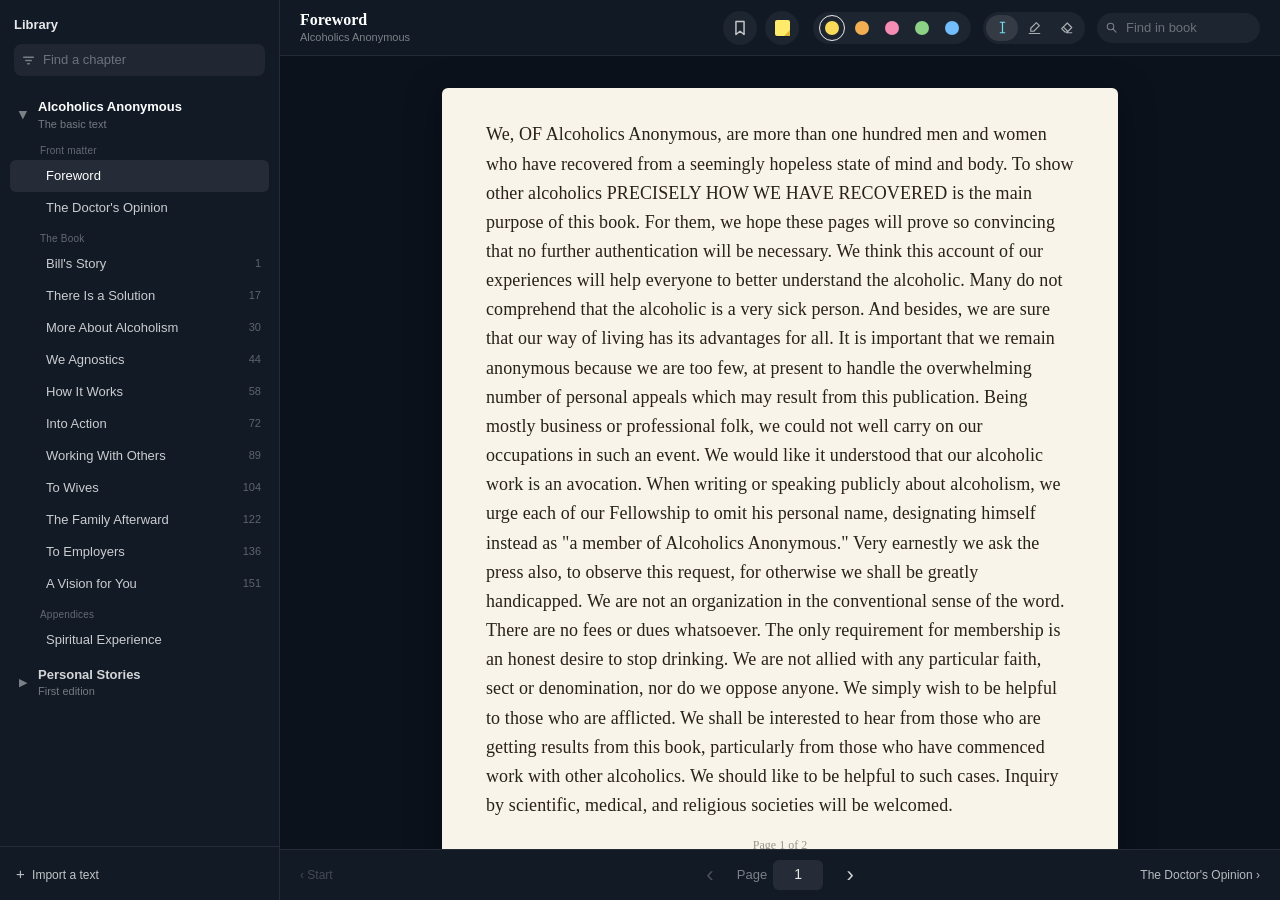
<file: site/iphone/index.html>
<!doctype html>
<html lang="en">
<head>
<meta charset="utf-8">
<meta name="viewport" content="width=device-width, initial-scale=1, viewport-fit=cover">
<title>1939 Big Book (First Edition) for iPhone | Principles Before Personalities</title>
<meta name="description" content="Read the public-domain first edition Big Book (1939 text with 1941 revisions) on iPhone. Free web app: add it to your Home Screen from Safari and read offline.">
<link rel="canonical" href="https://principles-before-personalities.netlify.app/iphone/">
<meta property="og:type" content="website">
<meta property="og:site_name" content="Principles Before Personalities">
<meta property="og:url" content="https://principles-before-personalities.netlify.app/iphone/">
<meta property="og:title" content="1939 Big Book (First Edition) for iPhone: Principles Before Personalities">
<meta property="og:description" content="Free installable web app for the public-domain first edition of Alcoholics Anonymous (1939 text with 1941 revisions). Add it to your Home Screen from Safari, then highlight, bookmark, add notes and search offline. Public domain in the United States only; copyright status in other countries may differ. Not affiliated with or endorsed by Alcoholics Anonymous World Services, Inc.">
<meta property="og:image" content="https://principles-before-personalities.netlify.app/assets/og-image.jpg">
<meta property="og:image:width" content="1200">
<meta property="og:image:height" content="630">
<meta property="og:image:alt" content="The Principles Before Personalities reader on Mac, showing page 89 of the first edition Big Book text">
<meta name="twitter:card" content="summary_large_image">
<meta name="twitter:title" content="1939 Big Book (First Edition) for iPhone: Principles Before Personalities">
<meta name="twitter:description" content="Free installable web app for the public-domain first edition Big Book (1939 text with 1941 revisions). Add it to your Home Screen from Safari, then highlight, bookmark, add notes and search offline.">
<meta name="twitter:image" content="https://principles-before-personalities.netlify.app/assets/og-image.jpg">
<meta name="twitter:image:alt" content="The Principles Before Personalities reader on Mac, showing page 89 of the first edition Big Book text">
<meta name="theme-color" content="#0b121c">
<meta name="color-scheme" content="dark">
<meta name="mobile-web-app-capable" content="yes">
<meta name="apple-mobile-web-app-capable" content="yes">
<meta name="apple-mobile-web-app-status-bar-style" content="black-translucent">
<meta name="apple-mobile-web-app-title" content="Principles">
<meta name="format-detection" content="telephone=no">
<link rel="manifest" href="manifest.webmanifest">
<link rel="icon" type="image/png" sizes="192x192" href="icons/icon-192.png">
<link rel="apple-touch-icon" sizes="180x180" href="icons/apple-touch-icon.png">
<link rel="stylesheet" href="styles.css">
</head>
<body>
<div id="app" class="app">
  <aside id="sidebar" class="sidebar" aria-label="Library">
    <div class="side-head">
      <div class="side-title-row">
        <span class="side-title">Library</span>
        <button id="closeSidebar" class="icon-btn only-mobile" aria-label="Close library">&#x2715;</button>
      </div>
      <label class="filter">
        <svg viewBox="0 0 16 16" aria-hidden="true"><path d="M2 4h12M4.5 8h7M7 12h2" stroke="currentColor" stroke-width="1.6" stroke-linecap="round" fill="none"/></svg>
        <input id="chapterFilter" type="search" placeholder="Find a chapter" autocomplete="off" spellcheck="false">
      </label>
    </div>
    <nav id="libraryList" class="library-list"></nav>
    <div class="side-foot">
      <button id="importBtn" class="import-btn" type="button"><span aria-hidden="true">+</span> Import a text</button>
      <input id="importFile" type="file" accept=".txt,.md,.markdown,text/plain,text/markdown" hidden>
      <div id="status" class="status" role="status" aria-live="polite"></div>
    </div>
  </aside>
  <div id="scrim" class="scrim" hidden></div>

  <main class="reader">
    <header class="toolbar">
      <div class="tb-row tb-main">
        <button id="openSidebar" class="icon-btn only-mobile" aria-label="Open library">
          <svg viewBox="0 0 20 20" aria-hidden="true"><path d="M3 5h14M3 10h14M3 15h14" stroke="currentColor" stroke-width="1.8" stroke-linecap="round"/></svg>
        </button>
        <div class="titles">
          <div id="chapterTitle" class="chapter-title">Principles Before Personalities</div>
          <div id="whereLine" class="where-line"></div>
        </div>
        <div class="tb-actions">
          <button id="markBtn" class="round-btn" title="Mark this page (Ctrl/⌘ M)" aria-label="Mark this page">
            <svg viewBox="0 0 20 20" aria-hidden="true"><path id="markIcon" d="M5.5 2.8h9v14.4L10 13.6l-4.5 3.6z" stroke="currentColor" stroke-width="1.6" stroke-linejoin="round" fill="none"/></svg>
          </button>
          <button id="noteBtn" class="round-btn" title="Add a sticky note to this page" aria-label="Add a sticky note">
            <span class="sticky-icon" aria-hidden="true"></span>
          </button>
          <button id="searchToggle" class="round-btn only-mobile" aria-label="Find in book">
            <svg viewBox="0 0 20 20" aria-hidden="true"><circle cx="8.5" cy="8.5" r="5" stroke="currentColor" stroke-width="1.7" fill="none"/><path d="M12.3 12.3 17 17" stroke="currentColor" stroke-width="1.7" stroke-linecap="round"/></svg>
          </button>
        </div>
      </div>
      <div class="tb-row tb-tools">
        <div id="penTray" class="pen-tray" role="group" aria-label="Highlighter colors"></div>
        <div class="tool-capsule" role="group" aria-label="Tools">
          <button class="tool-btn" data-tool="select" title="Select text, then pick a color" aria-label="Select tool">
            <svg viewBox="0 0 20 20" aria-hidden="true"><path d="M7 3h6M7 17h6M10 3v14" stroke="currentColor" stroke-width="1.6" stroke-linecap="round"/></svg>
          </button>
          <button class="tool-btn" data-tool="marker" title="Marker: paint the selection with the current color" aria-label="Marker tool">
            <svg viewBox="0 0 20 20" aria-hidden="true"><path d="m12.5 3.5 4 4-7.5 7.5H5v-4z" stroke="currentColor" stroke-width="1.6" stroke-linejoin="round" fill="none"/><path d="M3 18h14" stroke="currentColor" stroke-width="1.6" stroke-linecap="round"/></svg>
          </button>
          <button class="tool-btn" data-tool="eraser" title="Eraser: remove highlights from the selection" aria-label="Eraser tool">
            <svg viewBox="0 0 20 20" aria-hidden="true"><path d="m8 16 -4.5-4.5 7.5-7.5 6 6-6 6z M6 9.5l5.5 5.5" stroke="currentColor" stroke-width="1.6" stroke-linejoin="round" fill="none"/><path d="M10 17h7" stroke="currentColor" stroke-width="1.6" stroke-linecap="round"/></svg>
          </button>
        </div>
        <div id="searchBox" class="search-box">
          <svg viewBox="0 0 20 20" aria-hidden="true"><circle cx="8.5" cy="8.5" r="5" stroke="currentColor" stroke-width="1.7" fill="none"/><path d="M12.3 12.3 17 17" stroke="currentColor" stroke-width="1.7" stroke-linecap="round"/></svg>
          <input id="searchInput" type="search" placeholder="Find in book" autocomplete="off" spellcheck="false" enterkeyhint="search">
          <span id="searchCount" class="search-count"></span>
          <button id="searchPrev" class="mini-btn" aria-label="Previous match">&#x2303;</button>
          <button id="searchNext" class="mini-btn flip" aria-label="Next match">&#x2303;</button>
        </div>
      </div>
    </header>

    <section id="well" class="well">
      <div id="sheetWrap" class="sheet-wrap">
        <article id="sheet" class="sheet">
          <div id="ribbon" class="ribbon" hidden></div>
          <div id="pageText" class="page-text"></div>
          <div id="pageFoot" class="page-foot"></div>
          <div id="noteLayer" class="note-layer"></div>
        </article>
      </div>
    </section>

    <div id="selBar" class="sel-bar" hidden>
      <span class="sel-label">Highlight</span>
      <div id="selPens" class="sel-pens"></div>
      <button id="selErase" class="mini-btn wide" aria-label="Erase highlight">Erase</button>
    </div>

    <footer class="navbar">
      <button id="prevChapter" class="chapter-jump left"></button>
      <div class="page-nav">
        <button id="prevPage" class="icon-btn" aria-label="Previous page">&#x2039;</button>
        <label class="page-jump"><span>Page</span>
          <input id="pageJump" type="text" inputmode="numeric" autocomplete="off" aria-label="Jump to page">
        </label>
        <button id="nextPage" class="icon-btn" aria-label="Next page">&#x203A;</button>
      </div>
      <button id="nextChapter" class="chapter-jump right"></button>
    </footer>
  </main>
</div>
<noscript><p style="color:#fff;padding:2em">This reader needs JavaScript enabled.</p></noscript>
<script src="library-data.js"></script>
<script src="app.js"></script>
</body>
</html>
</file>
<file: site/styles.css>
/* Principles Before Personalities: site styles. No external fonts or scripts. */
:root {
  --navy: #0b121c;
  --navy-2: #111a26;
  --navy-3: #172233;
  --line: rgba(255, 255, 255, 0.09);
  --text: #e8edf3;
  --muted: #a7b3c2;
  --accent: #73dbf2;
  --accent-strong: #9be8f8;
  --accent-ink: #06202a;
  --paper: #f8f4e9;
  --paper-ink: #2a2119;
  --paper-head: #1a2947;
  --radius: 14px;
  --wrap: 1120px;
  --font: -apple-system, BlinkMacSystemFont, "Segoe UI", Roboto, "Helvetica Neue", Arial, sans-serif;
  --serif: "New York", "Iowan Old Style", "Palatino Linotype", Palatino, Georgia, "Times New Roman", serif;
  --mono: ui-monospace, SFMono-Regular, Menlo, Consolas, monospace;
}

*, *::before, *::after { box-sizing: border-box; }
html { scroll-behavior: smooth; -webkit-text-size-adjust: 100%; }
@media (prefers-reduced-motion: reduce) { html { scroll-behavior: auto; } *, *::before, *::after { transition: none !important; } }

body {
  margin: 0;
  font-family: var(--font);
  font-size: 1.0625rem;
  line-height: 1.6;
  color: var(--text);
  background: var(--navy);
}

img { max-width: 100%; height: auto; display: block; }
a { color: var(--accent); text-underline-offset: 3px; }
a:hover { color: var(--accent-strong); }
:focus-visible { outline: 3px solid var(--accent); outline-offset: 3px; border-radius: 6px; }
code, kbd { font-family: var(--mono); font-size: 0.9em; }
code { background: rgba(255,255,255,0.08); padding: 0.1em 0.35em; border-radius: 5px; }
h1, h2, h3 { line-height: 1.2; margin: 0 0 0.6em; }
h2 { font-family: var(--serif); font-size: clamp(1.7rem, 3.2vw, 2.3rem); font-weight: 600; letter-spacing: -0.01em; }
h3 { font-size: 1.1rem; }
p { margin: 0 0 1em; }

.wrap { width: min(100% - 2.5rem, var(--wrap)); margin-inline: auto; }
.narrow { max-width: 760px; }

.skip {
  position: absolute; left: 1rem; top: -3rem; z-index: 100;
  background: var(--accent); color: var(--accent-ink); padding: 0.6rem 1rem; border-radius: 8px; font-weight: 600;
}
.skip:focus { top: 1rem; }

/* Header */
.site-header {
  position: sticky; top: 0; z-index: 50;
  background: rgba(11, 18, 28, 0.88);
  backdrop-filter: saturate(140%) blur(10px);
  -webkit-backdrop-filter: saturate(140%) blur(10px);
  border-bottom: 1px solid var(--line);
}
.header-inner { display: flex; align-items: center; justify-content: space-between; gap: 1rem; min-height: 60px; }
.brand { display: flex; align-items: center; gap: 0.6rem; color: var(--text); text-decoration: none; font-weight: 600; font-size: 0.98rem; }
.brand img { border-radius: 7px; }
.site-header nav ul { list-style: none; display: flex; gap: 0.25rem; margin: 0; padding: 0; align-items: center; }
.site-header nav a { color: var(--muted); text-decoration: none; padding: 0.45rem 0.75rem; border-radius: 999px; font-size: 0.95rem; }
.site-header nav a:hover { color: var(--text); background: rgba(255,255,255,0.06); }
.site-header nav a.nav-cta { color: var(--accent-ink); background: var(--accent); font-weight: 600; }
.site-header nav a.nav-cta:hover { background: var(--accent-strong); }

/* Hero */
.hero {
  position: relative;
  padding: clamp(3rem, 8vw, 6rem) 0 clamp(2rem, 5vw, 3.5rem);
  background:
    radial-gradient(60rem 30rem at 80% 20%, rgba(115, 219, 242, 0.13), transparent 60%),
    radial-gradient(40rem 25rem at 10% 90%, rgba(60, 90, 160, 0.18), transparent 60%),
    var(--navy);
}
.hero-inner { display: grid; grid-template-columns: 1.35fr 1fr; gap: clamp(2rem, 5vw, 4rem); align-items: center; }
.eyebrow { color: var(--accent); font-weight: 600; letter-spacing: 0.08em; text-transform: uppercase; font-size: 0.8rem; margin-bottom: 0.9rem; }
.hero h1 { font-family: var(--serif); font-size: clamp(2.4rem, 6vw, 4rem); font-weight: 600; letter-spacing: -0.02em; margin-bottom: 0.4em; }
.lede { font-size: clamp(1.08rem, 1.8vw, 1.25rem); color: #cdd6e1; max-width: 38em; }
.lede strong { color: var(--text); }
.hero-art { display: flex; justify-content: center; }
.hero-art img { width: min(320px, 70vw); border-radius: 22%; box-shadow: 0 30px 80px rgba(0,0,0,0.55), 0 0 60px rgba(115,219,242,0.15); }

.cta-row { display: flex; flex-wrap: wrap; gap: 0.75rem; margin: 1.6rem 0 1.4rem; }
.btn {
  display: inline-flex; align-items: center; justify-content: center;
  min-height: 46px; padding: 0.7rem 1.35rem; border-radius: 999px;
  font-weight: 600; text-decoration: none; font-size: 1rem;
  border: 1px solid transparent; transition: background-color .15s, border-color .15s, color .15s;
}
.btn-primary { background: var(--accent); color: var(--accent-ink); }
.btn-primary:hover { background: var(--accent-strong); color: var(--accent-ink); }
.btn-ghost { color: var(--text); border-color: rgba(255,255,255,0.22); }
.btn-ghost:hover { color: var(--text); border-color: var(--accent); background: rgba(115,219,242,0.08); }

.chips { list-style: none; display: flex; flex-wrap: wrap; gap: 0.5rem; padding: 0; margin: 0; }
.chips li { font-size: 0.85rem; color: var(--muted); border: 1px solid var(--line); background: rgba(255,255,255,0.03); padding: 0.3rem 0.75rem; border-radius: 999px; }

/* Screenshot */
.shot { padding: 0 0 clamp(2.5rem, 6vw, 4.5rem); background: linear-gradient(var(--navy), var(--navy)); }
.shot figure { margin: 0; }
.shot img { width: 100%; border-radius: 12px; border: 1px solid var(--line); box-shadow: 0 30px 90px rgba(0,0,0,0.6); }
.shot figcaption { color: var(--muted); font-size: 0.9rem; text-align: center; margin-top: 0.9rem; }

/* Sections */
.section { padding: clamp(3rem, 7vw, 5rem) 0; }
.section-alt { background: var(--navy-2); border-block: 1px solid var(--line); }
.section-lede { color: #cdd6e1; max-width: 48em; margin-bottom: 2rem; }
#about p { color: #cdd6e1; font-size: 1.1rem; }

.grid { display: grid; gap: 1rem; list-style: none; padding: 0; margin: 0; }
.features { grid-template-columns: repeat(auto-fill, minmax(min(100%, 300px), 1fr)); }
.two { grid-template-columns: repeat(auto-fit, minmax(min(100%, 300px), 1fr)); gap: 1.25rem; }
.downloads { grid-template-columns: repeat(auto-fit, minmax(min(100%, 420px), 1fr)); gap: 1.25rem; }

.card {
  background: var(--navy-3);
  border: 1px solid var(--line);
  border-radius: var(--radius);
  padding: 1.35rem 1.35rem 1.1rem;
}
.card p { color: #c3cdd9; font-size: 0.98rem; }
.card p:last-child { margin-bottom: 0; }
.features .card h3::before {
  content: ""; display: block; width: 28px; height: 3px; border-radius: 2px;
  background: var(--accent); margin-bottom: 0.85rem;
}

.sw { display: inline-block; width: 0.7em; height: 0.7em; border-radius: 50%; margin-right: 0.25em; vertical-align: 0.02em; }
.sw-yellow { background: #fadb59; } .sw-amber { background: #f5ad52; } .sw-pink { background: #f58cb3; }
.sw-green { background: #8cd185; } .sw-blue { background: #73bdfa; }

.shortcuts { margin-top: 2rem; border: 1px dashed rgba(255,255,255,0.16); border-radius: var(--radius); padding: 1.25rem 1.35rem; }
.shortcuts h3 { font-size: 1rem; color: var(--muted); font-weight: 600; }
.shortcuts dl { display: grid; grid-template-columns: repeat(auto-fit, minmax(240px, 1fr)); gap: 0.6rem 1.5rem; margin: 0; }
.shortcuts dl div { display: flex; align-items: center; gap: 0.75rem; }
.shortcuts dt { white-space: nowrap; }
.shortcuts dd { margin: 0; color: #c3cdd9; font-size: 0.95rem; }
kbd {
  display: inline-block; min-width: 1.7em; text-align: center; padding: 0.1em 0.4em;
  border-radius: 6px; background: rgba(255,255,255,0.08); border: 1px solid rgba(255,255,255,0.16);
  border-bottom-width: 2px; color: var(--text); font-size: 0.85rem;
}

/* Paper cards echo the app's reading sheet */
.card.paper { background: var(--paper); color: var(--paper-ink); border-color: transparent; box-shadow: 0 18px 40px rgba(0,0,0,0.35); }
.card.paper h3 { font-family: var(--serif); color: var(--paper-head); font-size: 1.35rem; margin-bottom: 0.15em; }
.card.paper h3 cite { font-style: normal; }
.card.paper p { color: var(--paper-ink); }
.card.paper .sub { color: #6b5d4c; font-size: 0.92rem; margin-bottom: 0.9rem; }
.ticks { margin: 0; padding-left: 1.1rem; }
.ticks li { margin-bottom: 0.45rem; font-size: 0.97rem; }
.ticks li::marker { color: #2f7f93; }

/* Downloads */
.dl { display: flex; flex-direction: column; }
.dl h3 { font-size: 1.3rem; margin-bottom: 0.2rem; }
.dl .req { color: var(--muted); font-size: 0.9rem; }
.dl .btn { align-self: flex-start; min-width: 14rem; margin: 0.25rem 0 1.1rem; }
.dl ol { margin: 0; padding-left: 1.2rem; color: #c3cdd9; font-size: 0.94rem; }
.dl ol li { margin-bottom: 0.5rem; }
.dl b { color: var(--text); font-weight: 600; }

/* FAQ */
details { border-bottom: 1px solid var(--line); padding: 0.35rem 0; }
details:first-of-type { border-top: 1px solid var(--line); }
summary { cursor: pointer; padding: 0.8rem 0; font-weight: 600; list-style-position: outside; }
summary::marker { color: var(--accent); }
details p { color: #c3cdd9; }

/* Footer */
.site-footer { border-top: 1px solid var(--line); padding: 2.5rem 0 3rem; background: #080d15; }
.disclaimer { color: var(--muted); font-size: 0.9rem; max-width: 60em; }
.fine { color: #8391a3; font-size: 0.85rem; margin: 0; }

/* Responsive */
@media (max-width: 860px) {
  .hero-inner { grid-template-columns: 1fr; text-align: left; }
  .hero-art { order: -1; justify-content: flex-start; }
  .hero-art img { width: 132px; border-radius: 24%; }
}
@media (max-width: 640px) {
  .brand span { font-size: 0.9rem; }
  .site-header nav li:not(:last-child) { display: none; }
  .cta-row .btn { flex: 1 1 auto; }
  .dl .btn { align-self: stretch; }
}
@media (max-width: 380px) {
  .brand span { display: none; }
}

/* SEO additions */
.h1-sub { display: block; font-size: 0.45em; font-weight: 500; line-height: 1.35; letter-spacing: 0; color: #cdd6e1; margin-top: 0.6rem; }
.hero-note { color: var(--muted); font-size: 0.85rem; margin: 1rem 0 0; max-width: 38em; }

/* === SEO additions 2026-09-25: big-book-chapters/ reference page (appended by SEO; safe to restyle) === */
.page-intro { padding-bottom: clamp(1.5rem, 4vw, 2.5rem); }
.page-intro h1 { font-size: clamp(2rem, 5vw, 3rem); }
.breadcrumb ol { list-style: none; display: flex; flex-wrap: wrap; gap: 0.4rem; margin: 0 0 1.2rem; padding: 0; font-size: 0.9rem; color: var(--muted); }
.breadcrumb li + li::before { content: "\203A"; margin-right: 0.4rem; }
.page-table-wrap { overflow-x: auto; margin: 0 0 1.75rem; }
.page-table { width: 100%; border-collapse: collapse; font-size: 0.97rem; }
.page-table caption { caption-side: top; text-align: left; color: var(--muted); font-size: 0.9rem; padding-bottom: 0.5rem; }
.page-table th, .page-table td { text-align: left; padding: 0.55rem 0.75rem; border-bottom: 1px solid var(--line); vertical-align: top; }
.page-table th { color: var(--muted); font-weight: 600; font-size: 0.88rem; }
.page-table .num { text-align: right; white-space: nowrap; font-variant-numeric: tabular-nums; }
.chapter-notes { list-style: none; margin: 0 0 1.5rem; padding: 0; }
.chapter-notes li { border-top: 1px solid var(--line); padding: 1rem 0 0.25rem; }
.chapter-notes p { color: #c3cdd9; }
.pages { color: var(--accent); font-size: 0.85rem; font-weight: 500; margin-left: 0.4rem; white-space: nowrap; }
.note { color: var(--muted); font-size: 0.92rem; }
/* === end SEO additions 2026-09-25 === */
</file>
<file: web/styles.css>
:root {
  --navy: #0b121c;
  --panel: #121a26;
  --paper: #f8f4e9;
  --hair: rgba(255,255,255,0.08);
  --accent: #73dbf2;
  --text: rgba(255,255,255,0.88);
  --muted: rgba(255,255,255,0.45);
  --ink: #29211a;
  --head: #1a2947;
  --yellow: #fadb59; --amber: #f5ad52; --pink: #f58cb3; --green: #8cd185; --blue: #73bdfa;
  --hl-yellow: rgba(252,224,71,0.72);
  --hl-amber: rgba(250,179,71,0.70);
  --hl-pink: rgba(250,140,184,0.62);
  --hl-green: rgba(140,214,122,0.62);
  --hl-blue: rgba(115,191,255,0.58);
  --note-yellow: #fff08c; --note-amber: #ffcc73; --note-pink: #ffbfd1; --note-green: #bdeba8; --note-blue: #b3dbff;
  --sat: env(safe-area-inset-top, 0px);
  --sab: env(safe-area-inset-bottom, 0px);
  --sal: env(safe-area-inset-left, 0px);
  --sar: env(safe-area-inset-right, 0px);
  --side-w: 280px;
}
* { box-sizing: border-box; }
html, body { margin: 0; height: 100%; background: var(--navy); color: var(--text); }
body {
  font: 14px/1.4 -apple-system, BlinkMacSystemFont, "SF Pro Text", "Segoe UI", Roboto, "Helvetica Neue", Arial, sans-serif;
  -webkit-font-smoothing: antialiased;
  -webkit-tap-highlight-color: transparent;
  overflow: hidden;
  overscroll-behavior: none;
}
button { font: inherit; color: inherit; background: none; border: 0; padding: 0; cursor: pointer; }
button:disabled { cursor: default; opacity: 0.3; }
input { font: inherit; color: inherit; }
svg { width: 18px; height: 18px; display: block; }
[hidden] { display: none !important; }

.app { display: flex; height: 100vh; height: 100dvh; width: 100%; }

/* ---------- Sidebar ---------- */
.sidebar {
  width: var(--side-w); flex: 0 0 var(--side-w);
  background: var(--panel); border-right: 1px solid var(--hair);
  display: flex; flex-direction: column; min-height: 0;
  padding-top: var(--sat); padding-left: var(--sal);
}
.side-head { padding: 16px 14px 10px; }
.side-title-row { display: flex; align-items: center; justify-content: space-between; margin-bottom: 10px; }
.side-title { font-size: 13px; font-weight: 600; color: rgba(255,255,255,0.9); }
.filter {
  display: flex; align-items: center; gap: 6px; padding: 6px 8px; border-radius: 8px;
  background: rgba(255,255,255,0.06); color: rgba(255,255,255,0.4);
}
.filter svg { width: 13px; height: 13px; flex: none; }
.filter input, .search-box input {
  flex: 1; min-width: 0; background: transparent; border: 0; outline: none; font-size: 13px; color: var(--text);
  -webkit-appearance: none; appearance: none;
}
.filter input::placeholder, .search-box input::placeholder { color: rgba(255,255,255,0.35); }
input[type=search]::-webkit-search-cancel-button { filter: invert(0.7); }

.library-list { flex: 1; overflow-y: auto; padding: 8px 10px; -webkit-overflow-scrolling: touch; }
.book { margin-bottom: 6px; }
.book-head { display: flex; align-items: center; gap: 4px; padding: 2px 0 2px 2px; }
.chev {
  width: 22px; height: 30px; flex: none; display: grid; place-items: center; color: rgba(255,255,255,0.45);
  font-size: 11px; transition: transform .16s ease;
}
.chev.open { transform: rotate(90deg); }
.book-open { flex: 1; min-width: 0; text-align: left; padding: 2px 0; }
.book-title { font-size: 13px; font-weight: 600; color: rgba(255,255,255,0.82); white-space: nowrap; overflow: hidden; text-overflow: ellipsis; }
.book.current .book-title { color: #fff; }
.book-sub { font-size: 11px; color: rgba(255,255,255,0.42); white-space: nowrap; overflow: hidden; text-overflow: ellipsis; }
.part-label { font-size: 10px; font-weight: 500; color: rgba(255,255,255,0.35); padding: 8px 0 2px 30px; text-transform: none; letter-spacing: .02em; }
.chapter-row {
  display: flex; align-items: center; gap: 8px; width: 100%; text-align: left;
  padding: 6px 8px 6px 22px; border-radius: 6px; font-size: 13px; color: rgba(255,255,255,0.78);
  min-height: 32px;
}
.chapter-row:hover { background: rgba(255,255,255,0.04); }
.chapter-row.selected { background: rgba(255,255,255,0.08); color: #fff; font-weight: 500; }
.dot { width: 6px; height: 6px; border-radius: 50%; flex: none; background: transparent; }
.chapter-name { flex: 1; min-width: 0; white-space: nowrap; overflow: hidden; text-overflow: ellipsis; }
.note-ind { width: 9px; height: 10px; flex: none; border-radius: 1.5px; background: rgba(255,255,255,0.35); }
.page-lbl { font-size: 11px; color: rgba(255,255,255,0.32); font-variant-numeric: tabular-nums; }
.chapter-row.selected .page-lbl { color: var(--accent); }
.marks-head { display: flex; align-items: center; gap: 4px; width: 100%; padding-top: 8px; color: rgba(255,255,255,0.85); font-size: 13px; font-weight: 600; text-align: left; }
.marks-head .count { margin-left: auto; font-size: 11px; font-weight: 400; color: rgba(255,255,255,0.4); padding-right: 8px; }
.mark-row { display: flex; align-items: center; gap: 8px; width: 100%; text-align: left; padding: 6px 8px 6px 24px; font-size: 12px; color: rgba(255,255,255,0.8); border-radius: 6px; min-height: 30px; }
.mark-row:hover { background: rgba(255,255,255,0.04); }
.mark-row .chapter-name { flex: 1; }
.mark-row .page-lbl { color: rgba(255,255,255,0.4); font-size: 12px; }
.mark-row .book-tag { color: rgba(255,255,255,0.35); font-size: 11px; }
.empty-hint { font-size: 12px; color: rgba(255,255,255,0.35); padding: 10px 8px 6px 30px; }

.side-foot { border-top: 1px solid var(--hair); padding: 12px 16px calc(12px + var(--sab)); }
.import-btn { font-size: 12px; font-weight: 500; color: rgba(255,255,255,0.75); width: 100%; text-align: left; padding: 4px 0; }
.import-btn span { font-size: 15px; margin-right: 4px; }
.status { font-size: 11px; color: rgba(115,219,242,0.9); margin-top: 4px; min-height: 0; }
.status:empty { display: none; }

/* ---------- Reader ---------- */
.reader { flex: 1; min-width: 0; display: flex; flex-direction: column; min-height: 0; position: relative; }
.toolbar {
  background: rgba(18,26,38,0.96); border-bottom: 1px solid var(--hair);
  padding: calc(10px + var(--sat)) calc(20px + var(--sar)) 10px 20px;
  display: flex; align-items: center; gap: 14px; flex-wrap: wrap;
}
.tb-row { display: flex; align-items: center; gap: 12px; min-width: 0; }
.tb-main { flex: 1 1 260px; }
.tb-tools { flex: 0 1 auto; flex-wrap: wrap; justify-content: flex-end; }
.titles { flex: 1; min-width: 0; }
.chapter-title { font: 600 16px/1.25 "New York", "Iowan Old Style", Georgia, "Times New Roman", serif; color: #fff; white-space: nowrap; overflow: hidden; text-overflow: ellipsis; }
.where-line { font-size: 11px; color: var(--muted); white-space: nowrap; overflow: hidden; text-overflow: ellipsis; }
.tb-actions { display: flex; gap: 8px; align-items: center; }
.icon-btn { width: 34px; height: 34px; display: grid; place-items: center; border-radius: 8px; color: rgba(255,255,255,0.8); font-size: 22px; line-height: 1; }
.icon-btn:hover { background: rgba(255,255,255,0.06); }
.round-btn { width: 34px; height: 34px; border-radius: 50%; display: grid; place-items: center; background: rgba(255,255,255,0.05); color: rgba(255,255,255,0.75); }
.round-btn:hover { background: rgba(255,255,255,0.1); }
.round-btn.on { color: var(--accent); background: rgba(255,255,255,0.1); }
.sticky-icon { width: 15px; height: 16px; background: #ffeb6b; border-radius: 2px; position: relative; box-shadow: 0 0.5px 1px rgba(0,0,0,.4); }
.sticky-icon::after { content: ""; position: absolute; right: 0; bottom: 0; border-style: solid; border-width: 0 0 6px 6px; border-color: transparent transparent #dbb82e transparent; }

.pen-tray { display: flex; gap: 4px; padding: 3px 6px; border-radius: 999px; background: rgba(255,255,255,0.05); }
.pen { width: 26px; height: 26px; border-radius: 50%; display: grid; place-items: center; border: 1.5px solid transparent; }
.pen i { width: 14px; height: 14px; border-radius: 50%; display: block; }
.pen.on { border-color: rgba(255,255,255,0.9); }
.tool-capsule { display: flex; padding: 3px; border-radius: 999px; background: rgba(255,255,255,0.05); }
.tool-btn { width: 32px; height: 26px; border-radius: 999px; display: grid; place-items: center; color: rgba(255,255,255,0.62); }
.tool-btn svg { width: 15px; height: 15px; }
.tool-btn.on { color: var(--accent); background: rgba(255,255,255,0.1); }
.search-box { display: flex; align-items: center; gap: 6px; padding: 5px 8px; border-radius: 999px; background: rgba(255,255,255,0.05); color: rgba(255,255,255,0.75); }
.search-box > svg { width: 13px; height: 13px; flex: none; opacity: .55; }
.search-box input { width: 128px; flex: 1 1 128px; }
.search-count { font-size: 10px; color: rgba(255,255,255,0.45); font-variant-numeric: tabular-nums; white-space: nowrap; }
.mini-btn { min-width: 24px; height: 24px; border-radius: 6px; display: grid; place-items: center; color: rgba(255,255,255,0.75); font-size: 13px; }
.mini-btn:hover { background: rgba(255,255,255,0.08); }
.mini-btn.flip { transform: rotate(180deg); }
.mini-btn.wide { padding: 0 10px; font-size: 12px; background: rgba(255,255,255,0.08); }
.search-box:not(.has-query) .search-count, .search-box:not(.has-query) .mini-btn { display: none; }

.well { flex: 1; min-height: 0; overflow-y: auto; -webkit-overflow-scrolling: touch; background: var(--navy); }
.sheet-wrap { max-width: 820px; margin: 0 auto; padding: 32px 72px 40px; }
.sheet {
  position: relative; background: var(--paper); border-radius: 6px; min-height: calc(100% - 20px);
  box-shadow: 0 8px 36px rgba(0,0,0,0.35); color: var(--ink);
  padding: 32px 44px 28px; min-height: 60vh;
}
.page-text {
  font: 18px/1.62 "New York", "Iowan Old Style", "Palatino Linotype", Palatino, Georgia, "Times New Roman", serif;
  letter-spacing: 0.1px; hyphens: auto; -webkit-hyphens: auto; overflow-wrap: break-word;
  -webkit-user-select: text; user-select: text; -webkit-touch-callout: none;
}
.page-text p { margin: 0 0 12px; white-space: pre-wrap; }
.page-text p.heading { text-align: center; font-size: 15px; font-weight: 600; color: var(--head); letter-spacing: 0.8px; margin: 4px 0 10px; line-height: 1.4; }
.page-text ::selection { background: rgba(115,219,242,0.45); }
.hl { border-radius: 2px; -webkit-box-decoration-break: clone; box-decoration-break: clone; }
.hl-yellow { background: var(--hl-yellow); } .hl-amber { background: var(--hl-amber); } .hl-pink { background: var(--hl-pink); }
.hl-green { background: var(--hl-green); } .hl-blue { background: var(--hl-blue); }
.find { background: rgba(140,219,242,0.55) !important; text-decoration: underline; text-underline-offset: 3px; }
.page-foot { text-align: center; font: 12px Georgia, serif; color: rgba(41,33,26,0.45); margin-top: 18px; }
.ribbon { position: absolute; top: 0; right: 28px; width: 14px; height: 58px; z-index: 2; pointer-events: none; filter: drop-shadow(0 1px 2px rgba(0,0,0,.25)); clip-path: polygon(0 0, 100% 0, 100% 100%, 50% 84%, 0 100%); }

/* Sticky notes */
.note-layer { position: absolute; inset: 0; pointer-events: none; z-index: 3; }
.note {
  position: absolute; pointer-events: auto; display: flex; flex-direction: column;
  border-radius: 3px; box-shadow: 0 3px 12px rgba(0,0,0,0.22); overflow: hidden;
  color: #2e2414;
}
.note-head { height: 26px; display: flex; align-items: center; gap: 4px; padding: 0 4px 0 0; flex: none; }
.note-drag { flex: 1; height: 100%; cursor: grab; touch-action: none; }
.note-drag:active { cursor: grabbing; }
.note-colors { display: flex; gap: 3px; align-items: center; }
.note-color { width: 16px; height: 18px; display: grid; place-items: center; }
.note-color i { width: 9px; height: 9px; border-radius: 50%; display: block; border: 1px solid transparent; }
.note-color.on i { border-color: rgba(0,0,0,0.45); }
.note-del { width: 20px; height: 20px; display: grid; place-items: center; font-size: 11px; font-weight: 700; color: rgba(0,0,0,0.45); }
.note textarea {
  flex: 1; resize: none; border: 0; outline: none; background: transparent; padding: 6px 8px 14px;
  font: 13px/1.4 -apple-system, BlinkMacSystemFont, "Segoe UI", Roboto, sans-serif; color: #2e2414;
}
.note textarea::placeholder { color: rgba(0,0,0,0.32); }
.note-resize { position: absolute; right: 0; bottom: 0; width: 22px; height: 22px; touch-action: none; cursor: nwse-resize; display: grid; place-items: center; color: rgba(0,0,0,0.35); font-size: 10px; font-weight: 700; }

/* Selection action bar */
.sel-bar {
  position: absolute; left: 50%; transform: translateX(-50%); bottom: calc(64px + var(--sab)); z-index: 20;
  display: flex; align-items: center; gap: 8px; padding: 6px 10px; border-radius: 999px;
  background: rgba(24,34,50,0.97); box-shadow: 0 6px 24px rgba(0,0,0,.45); border: 1px solid var(--hair);
}
.sel-label { font-size: 12px; color: var(--muted); }
.sel-pens { display: flex; gap: 4px; }
.sel-pens .pen { width: 32px; height: 32px; }
.sel-pens .pen i { width: 18px; height: 18px; }

/* Navigation bar */
.navbar {
  position: relative; display: flex; align-items: center; justify-content: space-between; gap: 8px;
  background: var(--panel); border-top: 1px solid var(--hair);
  padding: 8px calc(20px + var(--sar)) calc(8px + var(--sab)) 20px; color: rgba(255,255,255,0.88);
}
.chapter-jump { font-size: 12px; color: rgba(255,255,255,0.7); max-width: 220px; min-width: 0; flex: 1 1 0; white-space: nowrap; overflow: hidden; text-overflow: ellipsis; padding: 8px 0; }
.chapter-jump.left { text-align: left; }
.chapter-jump.right { text-align: right; }
.page-nav { display: flex; align-items: center; gap: 10px; flex: none; }
.page-jump { display: flex; align-items: center; gap: 6px; font-size: 13px; }
.page-jump span { color: var(--muted); }
.page-jump input { width: 50px; text-align: center; padding: 5px 4px; border-radius: 6px; border: 0; background: rgba(255,255,255,0.08); outline: none; font-size: 14px; }

.scrim { display: none; }
.only-mobile { display: none !important; }

/* ---------- Tablet / phone ---------- */
@media (max-width: 1100px) {
  .sheet-wrap { padding: 24px 32px 32px; }
}
@media (max-width: 860px) {
  .only-mobile { display: grid !important; }
  .sidebar {
    position: fixed; top: 0; bottom: 0; left: 0; z-index: 50; width: min(86vw, 320px);
    transform: translateX(-102%); transition: transform .22s ease; box-shadow: 8px 0 30px rgba(0,0,0,.4);
  }
  .app.drawer-open .sidebar { transform: none; }
  .scrim { display: block; position: fixed; inset: 0; background: rgba(0,0,0,0.45); z-index: 40; }
  .toolbar { padding: calc(6px + var(--sat)) calc(10px + var(--sar)) 8px calc(10px + var(--sal)); gap: 6px; }
  .tb-main { flex: 1 1 100%; gap: 8px; }
  .tb-tools { flex: 1 1 100%; justify-content: space-between; gap: 8px; }
  .search-box { display: none; flex: 1 1 100%; order: 3; }
  .toolbar.searching .search-box { display: flex; }
  .search-box input { width: auto; font-size: 16px; }
  .chapter-title { font-size: 15px; }
  .sheet-wrap { padding: 12px 10px 24px; }
  .sheet { padding: 22px 20px 20px; min-height: 70vh; }
  .page-text { font-size: 17.5px; line-height: 1.6; }
  .ribbon { right: 16px; }
  .navbar { padding: 6px calc(10px + var(--sar)) calc(6px + var(--sab)) calc(10px + var(--sal)); }
  .chapter-jump { font-size: 11px; max-width: none; }
  .page-jump input { font-size: 16px; width: 54px; }
  .icon-btn { width: 40px; height: 40px; }
  .pen { width: 32px; height: 32px; }
  .pen i { width: 17px; height: 17px; }
  .tool-btn { width: 38px; height: 32px; }
  .filter input { font-size: 16px; }
  .chapter-row { min-height: 40px; }
  .mark-row { min-height: 38px; }
}
@media (max-width: 380px) {
  .pen { width: 28px; height: 28px; }
  .tool-btn { width: 32px; }
  .chapter-jump { display: none; }
  .navbar { justify-content: center; }
}
@media (hover: none) {
  .chapter-row:hover, .mark-row:hover, .icon-btn:hover, .mini-btn:hover { background: none; }
  .chapter-row.selected { background: rgba(255,255,255,0.08); }
}
</file>
<file: site/iphone/styles.css>
:root {
  --navy: #0b121c;
  --panel: #121a26;
  --paper: #f8f4e9;
  --hair: rgba(255,255,255,0.08);
  --accent: #73dbf2;
  --text: rgba(255,255,255,0.88);
  --muted: rgba(255,255,255,0.45);
  --ink: #29211a;
  --head: #1a2947;
  --yellow: #fadb59; --amber: #f5ad52; --pink: #f58cb3; --green: #8cd185; --blue: #73bdfa;
  --hl-yellow: rgba(252,224,71,0.72);
  --hl-amber: rgba(250,179,71,0.70);
  --hl-pink: rgba(250,140,184,0.62);
  --hl-green: rgba(140,214,122,0.62);
  --hl-blue: rgba(115,191,255,0.58);
  --note-yellow: #fff08c; --note-amber: #ffcc73; --note-pink: #ffbfd1; --note-green: #bdeba8; --note-blue: #b3dbff;
  --sat: env(safe-area-inset-top, 0px);
  --sab: env(safe-area-inset-bottom, 0px);
  --sal: env(safe-area-inset-left, 0px);
  --sar: env(safe-area-inset-right, 0px);
  --side-w: 280px;
}
* { box-sizing: border-box; }
html, body { margin: 0; height: 100%; background: var(--navy); color: var(--text); }
body {
  font: 14px/1.4 -apple-system, BlinkMacSystemFont, "SF Pro Text", "Segoe UI", Roboto, "Helvetica Neue", Arial, sans-serif;
  -webkit-font-smoothing: antialiased;
  -webkit-tap-highlight-color: transparent;
  overflow: hidden;
  overscroll-behavior: none;
}
button { font: inherit; color: inherit; background: none; border: 0; padding: 0; cursor: pointer; }
button:disabled { cursor: default; opacity: 0.3; }
input { font: inherit; color: inherit; }
svg { width: 18px; height: 18px; display: block; }
[hidden] { display: none !important; }

.app { display: flex; height: 100vh; height: 100dvh; width: 100%; }

/* ---------- Sidebar ---------- */
.sidebar {
  width: var(--side-w); flex: 0 0 var(--side-w);
  background: var(--panel); border-right: 1px solid var(--hair);
  display: flex; flex-direction: column; min-height: 0;
  padding-top: var(--sat); padding-left: var(--sal);
}
.side-head { padding: 16px 14px 10px; }
.side-title-row { display: flex; align-items: center; justify-content: space-between; margin-bottom: 10px; }
.side-title { font-size: 13px; font-weight: 600; color: rgba(255,255,255,0.9); }
.filter {
  display: flex; align-items: center; gap: 6px; padding: 6px 8px; border-radius: 8px;
  background: rgba(255,255,255,0.06); color: rgba(255,255,255,0.4);
}
.filter svg { width: 13px; height: 13px; flex: none; }
.filter input, .search-box input {
  flex: 1; min-width: 0; background: transparent; border: 0; outline: none; font-size: 13px; color: var(--text);
  -webkit-appearance: none; appearance: none;
}
.filter input::placeholder, .search-box input::placeholder { color: rgba(255,255,255,0.35); }
input[type=search]::-webkit-search-cancel-button { filter: invert(0.7); }

.library-list { flex: 1; overflow-y: auto; padding: 8px 10px; -webkit-overflow-scrolling: touch; }
.book { margin-bottom: 6px; }
.book-head { display: flex; align-items: center; gap: 4px; padding: 2px 0 2px 2px; }
.chev {
  width: 22px; height: 30px; flex: none; display: grid; place-items: center; color: rgba(255,255,255,0.45);
  font-size: 11px; transition: transform .16s ease;
}
.chev.open { transform: rotate(90deg); }
.book-open { flex: 1; min-width: 0; text-align: left; padding: 2px 0; }
.book-title { font-size: 13px; font-weight: 600; color: rgba(255,255,255,0.82); white-space: nowrap; overflow: hidden; text-overflow: ellipsis; }
.book.current .book-title { color: #fff; }
.book-sub { font-size: 11px; color: rgba(255,255,255,0.42); white-space: nowrap; overflow: hidden; text-overflow: ellipsis; }
.part-label { font-size: 10px; font-weight: 500; color: rgba(255,255,255,0.35); padding: 8px 0 2px 30px; text-transform: none; letter-spacing: .02em; }
.chapter-row {
  display: flex; align-items: center; gap: 8px; width: 100%; text-align: left;
  padding: 6px 8px 6px 22px; border-radius: 6px; font-size: 13px; color: rgba(255,255,255,0.78);
  min-height: 32px;
}
.chapter-row:hover { background: rgba(255,255,255,0.04); }
.chapter-row.selected { background: rgba(255,255,255,0.08); color: #fff; font-weight: 500; }
.dot { width: 6px; height: 6px; border-radius: 50%; flex: none; background: transparent; }
.chapter-name { flex: 1; min-width: 0; white-space: nowrap; overflow: hidden; text-overflow: ellipsis; }
.note-ind { width: 9px; height: 10px; flex: none; border-radius: 1.5px; background: rgba(255,255,255,0.35); }
.page-lbl { font-size: 11px; color: rgba(255,255,255,0.32); font-variant-numeric: tabular-nums; }
.chapter-row.selected .page-lbl { color: var(--accent); }
.marks-head { display: flex; align-items: center; gap: 4px; width: 100%; padding-top: 8px; color: rgba(255,255,255,0.85); font-size: 13px; font-weight: 600; text-align: left; }
.marks-head .count { margin-left: auto; font-size: 11px; font-weight: 400; color: rgba(255,255,255,0.4); padding-right: 8px; }
.mark-row { display: flex; align-items: center; gap: 8px; width: 100%; text-align: left; padding: 6px 8px 6px 24px; font-size: 12px; color: rgba(255,255,255,0.8); border-radius: 6px; min-height: 30px; }
.mark-row:hover { background: rgba(255,255,255,0.04); }
.mark-row .chapter-name { flex: 1; }
.mark-row .page-lbl { color: rgba(255,255,255,0.4); font-size: 12px; }
.mark-row .book-tag { color: rgba(255,255,255,0.35); font-size: 11px; }
.empty-hint { font-size: 12px; color: rgba(255,255,255,0.35); padding: 10px 8px 6px 30px; }

.side-foot { border-top: 1px solid var(--hair); padding: 12px 16px calc(12px + var(--sab)); }
.import-btn { font-size: 12px; font-weight: 500; color: rgba(255,255,255,0.75); width: 100%; text-align: left; padding: 4px 0; }
.import-btn span { font-size: 15px; margin-right: 4px; }
.status { font-size: 11px; color: rgba(115,219,242,0.9); margin-top: 4px; min-height: 0; }
.status:empty { display: none; }

/* ---------- Reader ---------- */
.reader { flex: 1; min-width: 0; display: flex; flex-direction: column; min-height: 0; position: relative; }
.toolbar {
  background: rgba(18,26,38,0.96); border-bottom: 1px solid var(--hair);
  padding: calc(10px + var(--sat)) calc(20px + var(--sar)) 10px 20px;
  display: flex; align-items: center; gap: 14px; flex-wrap: wrap;
}
.tb-row { display: flex; align-items: center; gap: 12px; min-width: 0; }
.tb-main { flex: 1 1 260px; }
.tb-tools { flex: 0 1 auto; flex-wrap: wrap; justify-content: flex-end; }
.titles { flex: 1; min-width: 0; }
.chapter-title { font: 600 16px/1.25 "New York", "Iowan Old Style", Georgia, "Times New Roman", serif; color: #fff; white-space: nowrap; overflow: hidden; text-overflow: ellipsis; }
.where-line { font-size: 11px; color: var(--muted); white-space: nowrap; overflow: hidden; text-overflow: ellipsis; }
.tb-actions { display: flex; gap: 8px; align-items: center; }
.icon-btn { width: 34px; height: 34px; display: grid; place-items: center; border-radius: 8px; color: rgba(255,255,255,0.8); font-size: 22px; line-height: 1; }
.icon-btn:hover { background: rgba(255,255,255,0.06); }
.round-btn { width: 34px; height: 34px; border-radius: 50%; display: grid; place-items: center; background: rgba(255,255,255,0.05); color: rgba(255,255,255,0.75); }
.round-btn:hover { background: rgba(255,255,255,0.1); }
.round-btn.on { color: var(--accent); background: rgba(255,255,255,0.1); }
.sticky-icon { width: 15px; height: 16px; background: #ffeb6b; border-radius: 2px; position: relative; box-shadow: 0 0.5px 1px rgba(0,0,0,.4); }
.sticky-icon::after { content: ""; position: absolute; right: 0; bottom: 0; border-style: solid; border-width: 0 0 6px 6px; border-color: transparent transparent #dbb82e transparent; }

.pen-tray { display: flex; gap: 4px; padding: 3px 6px; border-radius: 999px; background: rgba(255,255,255,0.05); }
.pen { width: 26px; height: 26px; border-radius: 50%; display: grid; place-items: center; border: 1.5px solid transparent; }
.pen i { width: 14px; height: 14px; border-radius: 50%; display: block; }
.pen.on { border-color: rgba(255,255,255,0.9); }
.tool-capsule { display: flex; padding: 3px; border-radius: 999px; background: rgba(255,255,255,0.05); }
.tool-btn { width: 32px; height: 26px; border-radius: 999px; display: grid; place-items: center; color: rgba(255,255,255,0.62); }
.tool-btn svg { width: 15px; height: 15px; }
.tool-btn.on { color: var(--accent); background: rgba(255,255,255,0.1); }
.search-box { display: flex; align-items: center; gap: 6px; padding: 5px 8px; border-radius: 999px; background: rgba(255,255,255,0.05); color: rgba(255,255,255,0.75); }
.search-box > svg { width: 13px; height: 13px; flex: none; opacity: .55; }
.search-box input { width: 128px; flex: 1 1 128px; }
.search-count { font-size: 10px; color: rgba(255,255,255,0.45); font-variant-numeric: tabular-nums; white-space: nowrap; }
.mini-btn { min-width: 24px; height: 24px; border-radius: 6px; display: grid; place-items: center; color: rgba(255,255,255,0.75); font-size: 13px; }
.mini-btn:hover { background: rgba(255,255,255,0.08); }
.mini-btn.flip { transform: rotate(180deg); }
.mini-btn.wide { padding: 0 10px; font-size: 12px; background: rgba(255,255,255,0.08); }
.search-box:not(.has-query) .search-count, .search-box:not(.has-query) .mini-btn { display: none; }

.well { flex: 1; min-height: 0; overflow-y: auto; -webkit-overflow-scrolling: touch; background: var(--navy); }
.sheet-wrap { max-width: 820px; margin: 0 auto; padding: 32px 72px 40px; }
.sheet {
  position: relative; background: var(--paper); border-radius: 6px; min-height: calc(100% - 20px);
  box-shadow: 0 8px 36px rgba(0,0,0,0.35); color: var(--ink);
  padding: 32px 44px 28px; min-height: 60vh;
}
.page-text {
  font: 18px/1.62 "New York", "Iowan Old Style", "Palatino Linotype", Palatino, Georgia, "Times New Roman", serif;
  letter-spacing: 0.1px; hyphens: auto; -webkit-hyphens: auto; overflow-wrap: break-word;
  -webkit-user-select: text; user-select: text; -webkit-touch-callout: none;
}
.page-text p { margin: 0 0 12px; white-space: pre-wrap; }
.page-text p.heading { text-align: center; font-size: 15px; font-weight: 600; color: var(--head); letter-spacing: 0.8px; margin: 4px 0 10px; line-height: 1.4; }
.page-text ::selection { background: rgba(115,219,242,0.45); }
.hl { border-radius: 2px; -webkit-box-decoration-break: clone; box-decoration-break: clone; }
.hl-yellow { background: var(--hl-yellow); } .hl-amber { background: var(--hl-amber); } .hl-pink { background: var(--hl-pink); }
.hl-green { background: var(--hl-green); } .hl-blue { background: var(--hl-blue); }
.find { background: rgba(140,219,242,0.55) !important; text-decoration: underline; text-underline-offset: 3px; }
.page-foot { text-align: center; font: 12px Georgia, serif; color: rgba(41,33,26,0.45); margin-top: 18px; }
.ribbon { position: absolute; top: 0; right: 28px; width: 14px; height: 58px; z-index: 2; pointer-events: none; filter: drop-shadow(0 1px 2px rgba(0,0,0,.25)); clip-path: polygon(0 0, 100% 0, 100% 100%, 50% 84%, 0 100%); }

/* Sticky notes */
.note-layer { position: absolute; inset: 0; pointer-events: none; z-index: 3; }
.note {
  position: absolute; pointer-events: auto; display: flex; flex-direction: column;
  border-radius: 3px; box-shadow: 0 3px 12px rgba(0,0,0,0.22); overflow: hidden;
  color: #2e2414;
}
.note-head { height: 26px; display: flex; align-items: center; gap: 4px; padding: 0 4px 0 0; flex: none; }
.note-drag { flex: 1; height: 100%; cursor: grab; touch-action: none; }
.note-drag:active { cursor: grabbing; }
.note-colors { display: flex; gap: 3px; align-items: center; }
.note-color { width: 16px; height: 18px; display: grid; place-items: center; }
.note-color i { width: 9px; height: 9px; border-radius: 50%; display: block; border: 1px solid transparent; }
.note-color.on i { border-color: rgba(0,0,0,0.45); }
.note-del { width: 20px; height: 20px; display: grid; place-items: center; font-size: 11px; font-weight: 700; color: rgba(0,0,0,0.45); }
.note textarea {
  flex: 1; resize: none; border: 0; outline: none; background: transparent; padding: 6px 8px 14px;
  font: 13px/1.4 -apple-system, BlinkMacSystemFont, "Segoe UI", Roboto, sans-serif; color: #2e2414;
}
.note textarea::placeholder { color: rgba(0,0,0,0.32); }
.note-resize { position: absolute; right: 0; bottom: 0; width: 22px; height: 22px; touch-action: none; cursor: nwse-resize; display: grid; place-items: center; color: rgba(0,0,0,0.35); font-size: 10px; font-weight: 700; }

/* Selection action bar */
.sel-bar {
  position: absolute; left: 50%; transform: translateX(-50%); bottom: calc(64px + var(--sab)); z-index: 20;
  display: flex; align-items: center; gap: 8px; padding: 6px 10px; border-radius: 999px;
  background: rgba(24,34,50,0.97); box-shadow: 0 6px 24px rgba(0,0,0,.45); border: 1px solid var(--hair);
}
.sel-label { font-size: 12px; color: var(--muted); }
.sel-pens { display: flex; gap: 4px; }
.sel-pens .pen { width: 32px; height: 32px; }
.sel-pens .pen i { width: 18px; height: 18px; }

/* Navigation bar */
.navbar {
  position: relative; display: flex; align-items: center; justify-content: space-between; gap: 8px;
  background: var(--panel); border-top: 1px solid var(--hair);
  padding: 8px calc(20px + var(--sar)) calc(8px + var(--sab)) 20px; color: rgba(255,255,255,0.88);
}
.chapter-jump { font-size: 12px; color: rgba(255,255,255,0.7); max-width: 220px; min-width: 0; flex: 1 1 0; white-space: nowrap; overflow: hidden; text-overflow: ellipsis; padding: 8px 0; }
.chapter-jump.left { text-align: left; }
.chapter-jump.right { text-align: right; }
.page-nav { display: flex; align-items: center; gap: 10px; flex: none; }
.page-jump { display: flex; align-items: center; gap: 6px; font-size: 13px; }
.page-jump span { color: var(--muted); }
.page-jump input { width: 50px; text-align: center; padding: 5px 4px; border-radius: 6px; border: 0; background: rgba(255,255,255,0.08); outline: none; font-size: 14px; }

.scrim { display: none; }
.only-mobile { display: none !important; }

/* ---------- Tablet / phone ---------- */
@media (max-width: 1100px) {
  .sheet-wrap { padding: 24px 32px 32px; }
}
@media (max-width: 860px) {
  .only-mobile { display: grid !important; }
  .sidebar {
    position: fixed; top: 0; bottom: 0; left: 0; z-index: 50; width: min(86vw, 320px);
    transform: translateX(-102%); transition: transform .22s ease; box-shadow: 8px 0 30px rgba(0,0,0,.4);
  }
  .app.drawer-open .sidebar { transform: none; }
  .scrim { display: block; position: fixed; inset: 0; background: rgba(0,0,0,0.45); z-index: 40; }
  .toolbar { padding: calc(6px + var(--sat)) calc(10px + var(--sar)) 8px calc(10px + var(--sal)); gap: 6px; }
  .tb-main { flex: 1 1 100%; gap: 8px; }
  .tb-tools { flex: 1 1 100%; justify-content: space-between; gap: 8px; }
  .search-box { display: none; flex: 1 1 100%; order: 3; }
  .toolbar.searching .search-box { display: flex; }
  .search-box input { width: auto; font-size: 16px; }
  .chapter-title { font-size: 15px; }
  .sheet-wrap { padding: 12px 10px 24px; }
  .sheet { padding: 22px 20px 20px; min-height: 70vh; }
  .page-text { font-size: 17.5px; line-height: 1.6; }
  .ribbon { right: 16px; }
  .navbar { padding: 6px calc(10px + var(--sar)) calc(6px + var(--sab)) calc(10px + var(--sal)); }
  .chapter-jump { font-size: 11px; max-width: none; }
  .page-jump input { font-size: 16px; width: 54px; }
  .icon-btn { width: 40px; height: 40px; }
  .pen { width: 32px; height: 32px; }
  .pen i { width: 17px; height: 17px; }
  .tool-btn { width: 38px; height: 32px; }
  .filter input { font-size: 16px; }
  .chapter-row { min-height: 40px; }
  .mark-row { min-height: 38px; }
}
@media (max-width: 380px) {
  .pen { width: 28px; height: 28px; }
  .tool-btn { width: 32px; }
  .chapter-jump { display: none; }
  .navbar { justify-content: center; }
}
@media (hover: none) {
  .chapter-row:hover, .mark-row:hover, .icon-btn:hover, .mini-btn:hover { background: none; }
  .chapter-row.selected { background: rgba(255,255,255,0.08); }
}
</file>
